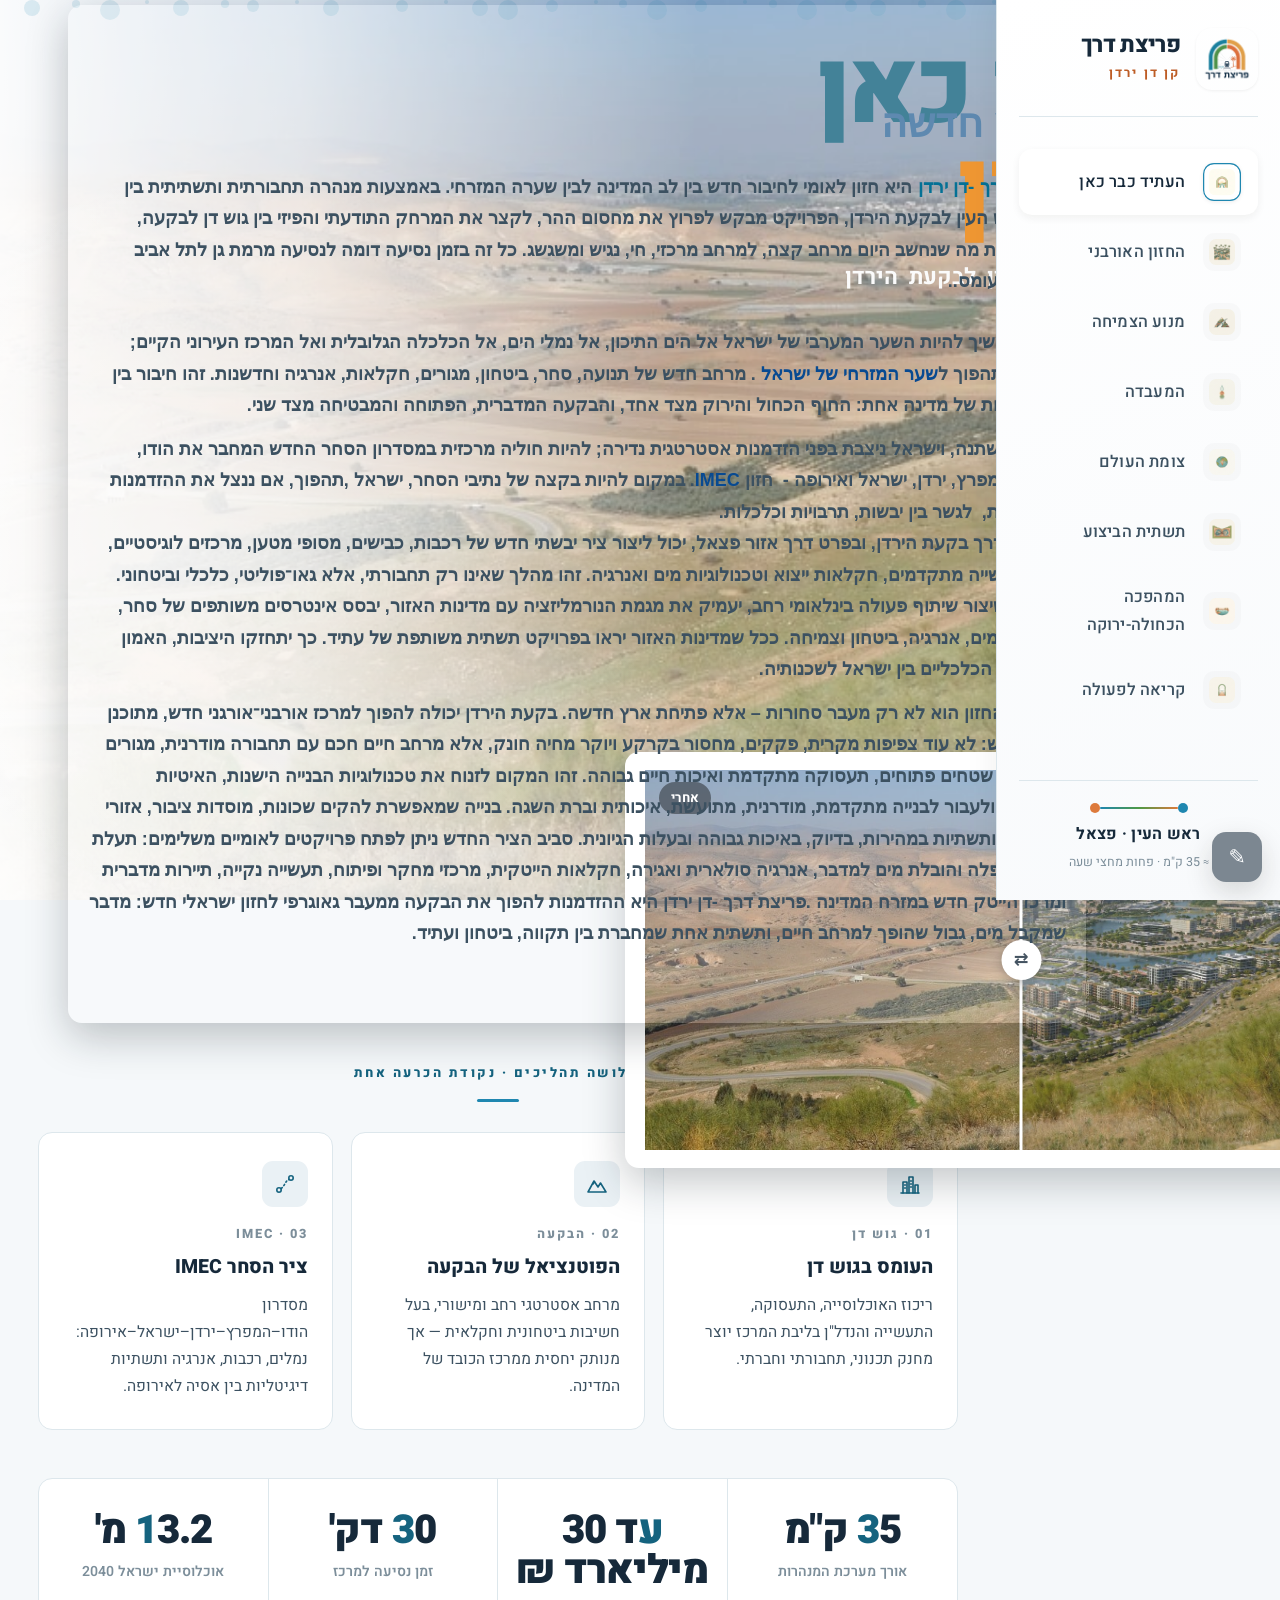
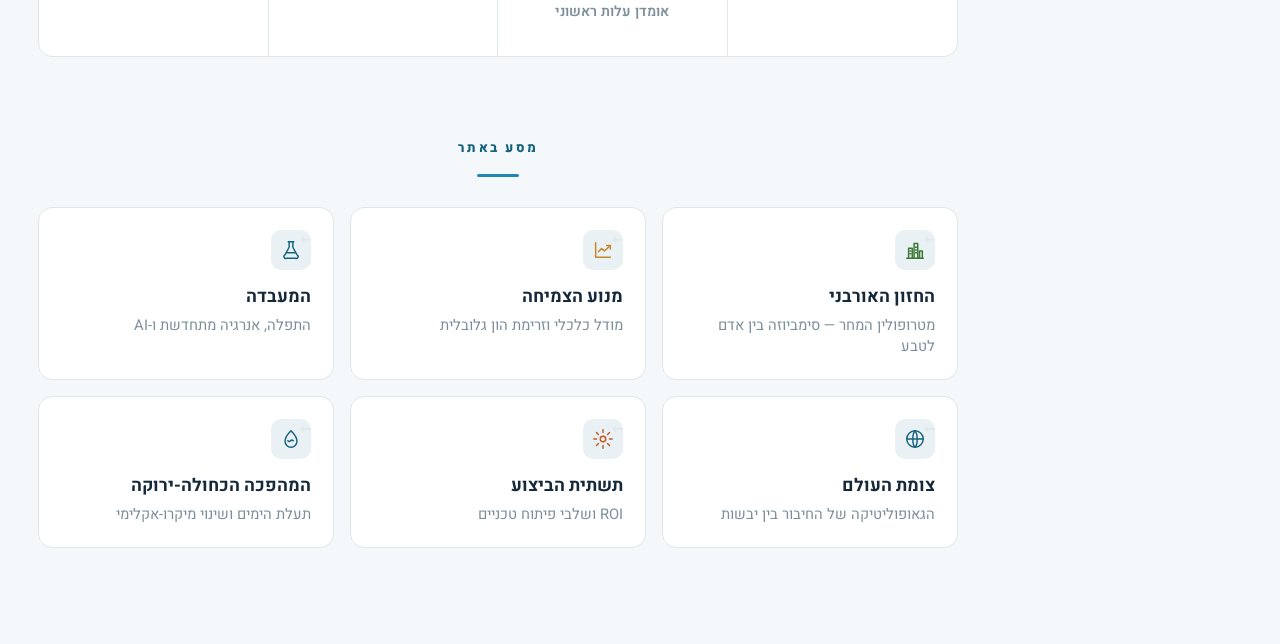
<file: index.html>
<!DOCTYPE html>
<html lang="he" dir="rtl">
<head>
  <meta charset="UTF-8" />
  <meta name="viewport" content="width=device-width, initial-scale=1.0" />
  <script>/* cache-bust: force hard reload when site version changes */
  (function(){var V='61';if(sessionStorage.getItem('pdv')!==V){sessionStorage.setItem('pdv',V);if(performance.navigation&&performance.navigation.type!==1)location.reload(true);}})();
  </script>
  <title>פריצת דרך · מנהרת ראש העין–פצאל | קן דן ירדן</title>
  <meta name="description" content="פרויקט פריצת דרך — מנהרת ראש העין–פצאל: חיבור אסטרטגי בין גוש דן, בקעת הירדן וציר הסחר הבין-יבשתי IMEC." />
  <link rel="preconnect" href="https://fonts.googleapis.com" />
  <link rel="preconnect" href="https://fonts.gstatic.com" crossorigin />
  <link href="https://fonts.googleapis.com/css2?family=Heebo:wght@300;400;500;700;800;900&family=Assistant:wght@300;400;600;700;800&display=swap" rel="stylesheet" />
  <link rel="stylesheet" href="assets/css/style.css?v=31" />
  <link rel="stylesheet" href="assets/css/admin.css?v=57" />
  <link rel="stylesheet" href="assets/css/rich-toolbar.css?v=3" />
  <link rel="stylesheet" href="assets/css/gate.css?v=1" />
  <link rel="icon" href="assets/img/logo.png" />
</head>
<body>

  <!-- ===== שער כניסה בסיסמה (חוסם לפני ציור התוכן) ===== -->
  <script src="assets/js/gate.js?v=1"></script>

  <!-- ===== ספריית אייקונים (קו, בשפת הלוגו) ===== -->
  <svg class="svgsprite" aria-hidden="true" focusable="false" xmlns="http://www.w3.org/2000/svg">
    <defs>
      <symbol id="ic-future" viewBox="0 0 24 24"><path d="M2 19h20"/><path d="M6.5 19a5.5 5.5 0 0 1 11 0"/><path d="M12 5v2.5M4.6 9.1l1.5 1.4M19.4 9.1l-1.5 1.4"/></symbol>
      <symbol id="ic-vision" viewBox="0 0 24 24"><path d="M3 21h18"/><path d="M5 21V10h4v11M11 21V5h4v16M17 21V13h3v8"/><path d="M6.5 13h1M6.5 16h1M12.5 9h1M12.5 12h1M12.5 15h1"/></symbol>
      <symbol id="ic-growth" viewBox="0 0 24 24"><path d="M4 4v16h16"/><path d="M7 14l3.5-3.5 3 2.5L20 7"/><path d="M16 7h4v4"/></symbol>
      <symbol id="ic-lab" viewBox="0 0 24 24"><path d="M9 3h6"/><path d="M10 3v6l-4.6 8.3A2 2 0 0 0 7.2 21h9.6a2 2 0 0 0 1.8-3.7L14 9V3"/><path d="M7.6 15h8.8"/></symbol>
      <symbol id="ic-world" viewBox="0 0 24 24"><circle cx="12" cy="12" r="9"/><path d="M3 12h18"/><path d="M12 3c3.2 3 3.2 15 0 18c-3.2-3-3.2-15 0-18Z"/></symbol>
      <symbol id="ic-exec" viewBox="0 0 24 24"><circle cx="12" cy="12" r="3"/><path d="M12 2v3M12 19v3M2 12h3M19 12h3M4.9 4.9l2.1 2.1M17 17l2.1 2.1M19.1 4.9 17 7M7 17l-2.1 2.1"/></symbol>
      <symbol id="ic-bluegreen" viewBox="0 0 24 24"><path d="M12 3s6.5 6.4 6.5 11.5a6.5 6.5 0 0 1-13 0C5.5 9.4 12 3 12 3Z"/><path d="M8.5 14c1 1 2 1 3 0s2-1 3 0"/></symbol>
      <symbol id="ic-cta" viewBox="0 0 24 24"><circle cx="12" cy="12" r="9"/><circle cx="12" cy="12" r="5"/><circle cx="12" cy="12" r="1.4"/></symbol>
      <symbol id="ic-water" viewBox="0 0 24 24"><path d="M12 3s6.5 6.4 6.5 11.5a6.5 6.5 0 0 1-13 0C5.5 9.4 12 3 12 3Z"/></symbol>
      <symbol id="ic-sun" viewBox="0 0 24 24"><circle cx="12" cy="12" r="4"/><path d="M12 2v2.5M12 19.5V22M2 12h2.5M19.5 12H22M4.9 4.9l1.8 1.8M17.3 17.3l1.8 1.8M19.1 4.9l-1.8 1.8M6.7 17.3l-1.8 1.8"/></symbol>
      <symbol id="ic-cpu" viewBox="0 0 24 24"><rect x="7" y="7" width="10" height="10" rx="2"/><rect x="10" y="10" width="4" height="4" rx="1"/><path d="M10 3v2M14 3v2M10 19v2M14 19v2M3 10h2M3 14h2M19 10h2M19 14h2"/></symbol>
      <symbol id="ic-train" viewBox="0 0 24 24"><rect x="6" y="3" width="12" height="13" rx="3"/><path d="M6 10h12"/><path d="M9.5 13h.01M14.5 13h.01"/><path d="M8 16l-2 5M16 16l2 5M9 21h6"/></symbol>
      <symbol id="ic-box" viewBox="0 0 24 24"><path d="M3 8l9-5 9 5v8l-9 5-9-5V8Z"/><path d="M3 8l9 5 9-5M12 13v8"/></symbol>
      <symbol id="ic-bank" viewBox="0 0 24 24"><path d="M3 9l9-5 9 5"/><path d="M3.5 9h17"/><path d="M5 9v9M9.5 9v9M14.5 9v9M19 9v9"/><path d="M3 21h18"/></symbol>
      <symbol id="ic-leaf" viewBox="0 0 24 24"><path d="M5 19c0-8 6-14 14-14 0 8-6 14-14 14Z"/><path d="M5 19C9 15 13 11 17 7"/></symbol>
      <symbol id="ic-mountain" viewBox="0 0 24 24"><path d="M3 20l6-11 4 6 2.5-4L21 20Z"/><path d="M8 12l1.5-2"/></symbol>
      <symbol id="ic-route" viewBox="0 0 24 24"><circle cx="6" cy="18" r="2.2"/><circle cx="18" cy="6" r="2.2"/><path d="M8 16.5C12 14 12 9 16 7.5" stroke-dasharray="1.5 2.5"/></symbol>
      <symbol id="ic-tunnel" viewBox="0 0 24 24"><path d="M3 20v-7a9 9 0 0 1 18 0v7"/><path d="M3 20h18"/><path d="M12 20v-7M8 20l1-5M16 20l-1-5"/></symbol>
      <symbol id="ic-coins" viewBox="0 0 24 24"><ellipse cx="9" cy="8" rx="6" ry="3"/><path d="M3 8v4c0 1.66 2.69 3 6 3s6-1.34 6-3"/><ellipse cx="15" cy="15" rx="6" ry="3"/><path d="M9 15v1c0 1.66 2.69 3 6 3s6-1.34 6-3v-4"/></symbol>
      <symbol id="ic-palm" viewBox="0 0 24 24"><path d="M12 21v-9"/><path d="M12 12c-2.5-2.5-6-2.8-8-1.5M12 12c2.5-2.5 6-2.8 8-1.5M12 12c-1-3-3.5-5-6.5-5.2M12 12c1-3 3.5-5 6.5-5.2M12 12c0-3 0-5 0-6.5"/></symbol>
    </defs>
  </svg>

  <!-- ===== כפתור תפריט נייד ===== -->
  <button class="menu-toggle" id="menuToggle" aria-label="פתיחת תפריט">
    <span></span><span></span><span></span>
  </button>
  <div class="overlay" id="overlay"></div>

  <!-- ===== תפריט צד (ימין) ===== -->
  <aside class="sidebar" id="sidebar">
    <div class="brand">
      <div class="brand-logo">
        <img src="assets/img/logo.png" alt="פריצת דרך — קן דן ירדן" />
      </div>
      <div class="brand-text">
        <h1>פריצת דרך</h1>
        <p>קן דן ירדן</p>
      </div>
    </div>

    <nav class="nav" id="nav">
       <a href="#home" class="nav-link active" data-target="home">
         <span class="nav-ico"><img class="nav-ico-img" src="assets/img/icons/nav-future.png" alt=""></span><span class="nav-label">העתיד כבר כאן</span>
       </a>
       <a href="#vision" class="nav-link" data-target="vision">
         <span class="nav-ico"><img class="nav-ico-img" src="assets/img/icons/nav-vision.png" alt=""></span><span class="nav-label">החזון האורבני</span>
       </a>
       <a href="#growth" class="nav-link" data-target="growth">
         <span class="nav-ico"><img class="nav-ico-img" src="assets/img/icons/nav-growth.png" alt=""></span><span class="nav-label">מנוע הצמיחה</span>
       </a>
       <a href="#lab" class="nav-link" data-target="lab">
         <span class="nav-ico"><img class="nav-ico-img" src="assets/img/icons/nav-lab.png" alt=""></span><span class="nav-label">המעבדה</span>
       </a>
       <a href="#world" class="nav-link" data-target="world">
         <span class="nav-ico"><img class="nav-ico-img" src="assets/img/icons/nav-world.png" alt=""></span><span class="nav-label">צומת העולם</span>
       </a>
       <a href="#exec" class="nav-link" data-target="exec">
         <span class="nav-ico"><img class="nav-ico-img" src="assets/img/icons/nav-exec.png" alt=""></span><span class="nav-label">תשתית הביצוע</span>
       </a>
       <a href="#bluegreen" class="nav-link" data-target="bluegreen">
         <span class="nav-ico"><img class="nav-ico-img" src="assets/img/icons/nav-bluegreen.png" alt=""></span><span class="nav-label">המהפכה הכחולה-ירוקה</span>
       </a>
       <a href="#cta" class="nav-link" data-target="cta">
         <span class="nav-ico"><img class="nav-ico-img" src="assets/img/icons/nav-cta.png" alt=""></span><span class="nav-label">קריאה לפעולה</span>
       </a>
    </nav>

    <div class="sidebar-footer">
      <div class="route-mini">
        <span class="dot a"></span>
        <span class="line"></span>
        <span class="dot b"></span>
      </div>
      <p>ראש העין · פצאל</p>
      <small>≈ 35 ק"מ · פחות מחצי שעה</small>
    </div>
  </aside>

  <!-- ===== תוכן ראשי ===== -->
  <main class="content" id="content">

    <!-- ========== 1. עמוד שער ========== -->
    <section class="page active" id="home">
      <div class="hero">
        <div class="hero-bg">
          <div class="hero-layer sky"></div>
          <div class="hero-layer hills"></div>
          <div class="hero-particles" id="particles"></div>
          <div class="hero-glow"></div>
        </div>
        <div class="hero-inner">
          <h2 class="hero-title">העתיד <span class="hl">כבר כאן</span></h2>
          <p class="hero-sub">
            חיבור ישיר, מהיר ותת-קרקעי בין מזרח גוש דן לבקעת הירדן —
            מהלך תשתיתי שמשנה את מפת הפיתוח של מדינת ישראל.
          </p>
          <div class="hero-actions">
            <button class="btn btn-primary" data-goto="world">גלו את החזון</button>
            <button class="btn btn-ghost" data-goto="cta">הצטרפו ליוזמה</button>
          </div>
        </div>
      </div>

      <div class="container">
        <div class="lead">
          <h3>החוליה הפיזית החסרה</h3>
          <p>
            פרויקט "מנהרת ראש העין–פצאל" מציע מערכת מנהרות באורך של כ-35 ק"מ —
            הכוללת נתיבי רכב, מסילת רכבת דו-כיוונית, מערכות בטיחות, אוורור, בקרה ותשתיות משלימות.
            המטרה אינה רק לקצר נסיעה, אלא להפוך את בקעת הירדן מאזור קצה מנותק
            ל<strong>"שער המזרחי" של ישראל</strong> — אזור מעבר, ייצור, לוגיסטיקה, מגורים, תיירות וביטחון.
          </p>
        </div>

        <h4 class="section-kicker">שלושה תהליכים · נקודת הכרעה אחת</h4>
        <div class="cards-3">
          <article class="pillar reveal">
            <div class="pillar-ico"><svg class="ic"><use href="#ic-vision"/></svg></div>
            <div class="pillar-num">01 · גוש דן</div>
            <h5>העומס בגוש דן</h5>
            <p>ריכוז האוכלוסייה, התעסוקה, התעשייה והנדל"ן בליבת המרכז יוצר מחנק תכנוני, תחבורתי וחברתי.</p>
          </article>
          <article class="pillar reveal">
            <div class="pillar-ico"><svg class="ic"><use href="#ic-mountain"/></svg></div>
            <div class="pillar-num">02 · הבקעה</div>
            <h5>הפוטנציאל של הבקעה</h5>
            <p>מרחב אסטרטגי רחב ומישורי, בעל חשיבות ביטחונית וחקלאית — אך מנותק יחסית ממרכז הכובד של המדינה.</p>
          </article>
          <article class="pillar reveal">
            <div class="pillar-ico"><svg class="ic"><use href="#ic-route"/></svg></div>
            <div class="pillar-num">03 · IMEC</div>
            <h5>ציר הסחר IMEC</h5>
            <p>מסדרון הודו–המפרץ–ירדן–ישראל–אירופה: נמלים, רכבות, אנרגיה ותשתיות דיגיטליות בין אסיה לאירופה.</p>
          </article>
        </div>

        <div class="stats-band reveal">
          <div class="stat"><span class="num" data-count="35" data-suffix=" ק&quot;מ">0</span><label>אורך מערכת המנהרות</label></div>
          <div class="stat"><span class="num" data-count="30" data-prefix="עד " data-suffix=" מיליארד ₪">0</span><label>אומדן עלות ראשוני</label></div>
          <div class="stat"><span class="num" data-count="30" data-suffix=" דק'">0</span><label>זמן נסיעה למרכז</label></div>
          <div class="stat"><span class="num" data-count="13.2" data-suffix=" מ'">0</span><label>אוכלוסיית ישראל 2040</label></div>
        </div>

        <h4 class="section-kicker">מסע באתר</h4>
        <div class="nav-cards">
          <button class="nav-card" data-goto="vision"><span class="nc-ico"><svg class="ic"><use href="#ic-vision"/></svg></span><b>החזון האורבני</b><span>מטרופולין המחר — סימביוזה בין אדם לטבע</span></button>
          <button class="nav-card" data-goto="growth"><span class="nc-ico"><svg class="ic"><use href="#ic-growth"/></svg></span><b>מנוע הצמיחה</b><span>מודל כלכלי וזרימת הון גלובלית</span></button>
          <button class="nav-card" data-goto="lab"><span class="nc-ico"><svg class="ic"><use href="#ic-lab"/></svg></span><b>המעבדה</b><span>התפלה, אנרגיה מתחדשת ו-AI</span></button>
          <button class="nav-card" data-goto="world"><span class="nc-ico"><svg class="ic"><use href="#ic-world"/></svg></span><b>צומת העולם</b><span>הגאופוליטיקה של החיבור בין יבשות</span></button>
          <button class="nav-card" data-goto="exec"><span class="nc-ico"><svg class="ic"><use href="#ic-exec"/></svg></span><b>תשתית הביצוע</b><span>ROI ושלבי פיתוח טכניים</span></button>
          <button class="nav-card" data-goto="bluegreen"><span class="nc-ico"><svg class="ic"><use href="#ic-bluegreen"/></svg></span><b>המהפכה הכחולה-ירוקה</b><span>תעלת הימים ושינוי מיקרו-אקלימי</span></button>
        </div>
      </div>
    </section>

    <!-- ========== 2. החזון האורבני ========== -->
    <section class="page" id="vision">
      <div class="page-head grad-1">
        <div class="container">
          <span class="eyebrow light">פרק 2</span>
          <h2>החזון האורבני: מטרופולין המחר</h2>
          <p>סימביוזה בין אדם לטבע — פתיחת מרחב חיים חדש, מתוכנן וירוק, המחובר לגוש דן בזמן נסיעה קצר.</p>
        </div>
      </div>
      <div class="container">
        <div class="subtabs" data-group="vision">
          <button class="subtab active" data-sub="v1">סימביוזה אדם-טבע</button>
          <button class="subtab" data-sub="v2">דיור בר-השגה</button>
          <button class="subtab" data-sub="v3">העיר החכמה</button>
        </div>

        <div class="subpanel active" id="v1">
          <div class="split">
            <div class="split-text">
              <h3>מרחב חיים חדש, לא פריפריה</h3>
              <p>אם הבקעה תחובר למרכז בזמן של פחות מחצי שעה, היא לא תיתפס עוד כפריפריה רחוקה אלא כמרחב חיים חדש. במקום לדחוס כל מפעל, מחסן ושכונה אל תוך המרכז העמוס — נפתח מרחב מתוכנן, רחב וזול יותר.</p>
              <p>סביב פצאל, תומר, נתיב הגדוד, ייט"ב ועוג'ה ניתן לתכנן שכונות מודרניות, מרווחות וירוקות מלכתחילה: תחבורה ציבורית, תעסוקה מקומית, בנייה ירוקה ושימוש חוזר במים.</p>
              <ul class="ticks">
                <li>תכנון מבוסס אנרגיה סולארית מהיום הראשון</li>
                <li>נגישות תחבורתית מהירה למרכז הכובד</li>
                <li>שילוב בין חקלאות מתקדמת לעיר</li>
              </ul>
            </div>
            <div class="split-visual viz-city"><svg class="viz-ic ic"><use href="#ic-vision"/></svg></div>
          </div>
        </div>

        <div class="subpanel" id="v2">
          <div class="split reverse">
            <div class="split-text">
              <h3>פתרון אמיתי ליוקר הדיור</h3>
              <p>חיבור מהיר מרחיב את היצע הקרקע הזמין למגורים בעשרות אלפי יחידות פוטנציאליות, מפחית את הלחץ על גוש דן, ויכול להשפיע לאורך זמן גם על יוקר המחיה.</p>
              <p>הבקעה הופכת מ"מרחק" ל"כתובת" — קרקע זמינה, תכנון מודרני ומחירים נגישים, במרחק נסיעה קצר ממוקדי התעסוקה.</p>
            </div>
            <div class="split-visual viz-housing"><svg class="viz-ic ic"><use href="#ic-bank"/></svg></div>
          </div>
          <div class="cards-3">
            <article class="mini reveal"><h5>היצע קרקע</h5><p>פתיחת עתודות קרקע חדשות מחוץ למרכז הרווי.</p></article>
            <article class="mini reveal"><h5>הורדת לחץ</h5><p>הקלה על שוק הדיור בגוש דן.</p></article>
            <article class="mini reveal"><h5>איכות חיים</h5><p>שכונות מרווחות, ירוקות ומחוברות.</p></article>
          </div>
        </div>

        <div class="subpanel" id="v3">
          <div class="split">
            <div class="split-text">
              <h3>עיר חכמה מהקרקע ומעלה</h3>
              <p>מטרופולין המחר נבנה כמערכת אחת: ניהול חכם של מים ואנרגיה, תחבורה ציבורית כעמוד שדרה, ובנייה המייצרת יותר ממה שהיא צורכת. הקיימות אינה תוספת — היא תשתית.</p>
              <ul class="ticks">
                <li>רשת חשמל סולארית מבוזרת ואגירה</li>
                <li>ניהול משאבים מבוסס נתונים בזמן אמת</li>
                <li>הפרדה בין תחבורת מטען לנוסעים</li>
              </ul>
            </div>
            <div class="split-visual viz-smart"><svg class="viz-ic ic"><use href="#ic-cpu"/></svg></div>
          </div>
        </div>
      </div>
    </section>

    <!-- ========== 3. מנוע הצמיחה ========== -->
    <section class="page" id="growth">
      <div class="page-head grad-2">
        <div class="container">
          <span class="eyebrow light">פרק 3</span>
          <h2>מנוע הצמיחה</h2>
          <p>מודל כלכלי פוסט-תעשייתי וזרימת הון גלובלית — כדאיות הנמדדת במכלול התועלות הלאומיות.</p>
        </div>
      </div>
      <div class="container">
        <div class="subtabs" data-group="growth">
          <button class="subtab active" data-sub="g1">מודל PPP/BOT</button>
          <button class="subtab" data-sub="g2">שכבות ההכנסה</button>
          <button class="subtab" data-sub="g3">זרימת הון גלובלית</button>
        </div>

        <div class="subpanel active" id="g1">
          <h3>למה לא BOT טהור</h3>
          <p>הכנסות מאגרות מעבר לבדן אינן מספיקות להחזיר השקעה של עשרות מיליארדי שקלים, במיוחד מול מימון חוב יקר, תחזוקה ארוכת טווח וסיכוני ביקוש. המודל הנכון הוא <strong>PPP/BOT משולב</strong>, המשלב כמה שכבות הכנסה ומימון.</p>
          <div class="cards-3">
            <article class="mini reveal"><h5>השתתפות מדינה</h5><p>"תשלומי זמינות" לזכיין, כמקובל בפרויקטים בעלי תועלת לאומית גבוהה.</p></article>
            <article class="mini reveal"><h5>השבחת קרקע</h5><p>לכידת חלק מעליית ערך הקרקע בבקעה ובנקודות הקצה למימון התשתית.</p></article>
            <article class="mini reveal"><h5>מימון אזורי</h5><p>מימון בינלאומי אם הפרויקט יוכר כחוליה ישראלית בציר IMEC.</p></article>
          </div>
          <div class="callout reveal">
            <strong>השורה התחתונה:</strong> כדאיות הפרויקט נמדדת לא רק באגרות, אלא במכלול — פיתוח אזורי, הפחתת גודש, הורדת לחץ ממחירי הדיור, צמיחת תעסוקה, חיזוק הגבול המזרחי, והפיכת ישראל לשחקן מרכזי בציר סחר בין-יבשתי.
          </div>
        </div>

        <div class="subpanel" id="g2">
          <h3>שכבות הכנסה ומימון</h3>
          <div class="layers">
            <div class="layer reveal"><span class="lyr-i"><svg class="ic"><use href="#ic-route"/></svg></span><div><b>אגרות מעבר דיפרנציאליות</b><p>לרכב פרטי, רכב מסחרי ומשאיות.</p></div></div>
            <div class="layer reveal"><span class="lyr-i"><svg class="ic"><use href="#ic-train"/></svg></span><div><b>תשלום שימוש לרכבות</b><p>רכבות מטען ונוסעים לאורך המסילה הכפולה.</p></div></div>
            <div class="layer reveal"><span class="lyr-i"><svg class="ic"><use href="#ic-box"/></svg></span><div><b>מסופי לוגיסטיקה ומסחר</b><p>אחסנה, קירור, שטחי מסחר, אנרגיה ותקשורת.</p></div></div>
            <div class="layer reveal"><span class="lyr-i"><svg class="ic"><use href="#ic-bank"/></svg></span><div><b>השתתפות מדינה</b><p>תשלומי זמינות לזכיין על בסיס התועלת הלאומית.</p></div></div>
            <div class="layer reveal"><span class="lyr-i"><svg class="ic"><use href="#ic-world"/></svg></span><div><b>מימון בינלאומי</b><p>הכרה בפרויקט כחוליה מרכזית בציר IMEC.</p></div></div>
            <div class="layer reveal"><span class="lyr-i"><svg class="ic"><use href="#ic-coins"/></svg></span><div><b>השבחת קרקע</b><p>לכידת ערך מעליית מחירי הקרקע סביב נקודות הקצה.</p></div></div>
          </div>
        </div>

        <div class="subpanel" id="g3">
          <div class="split">
            <div class="split-text">
              <h3>ממרכז צריכה למרכז צמיחה</h3>
              <p>סביב פצאל והמרחב שבין צפון הבקעה לעוג'ה ניתן לפתח אזורי תעסוקה, תעשייה קלה, לוגיסטיקה, חקלאות מתקדמת, תיירות מדברית, אנרגיה סולארית, מסופי קירור ומתחמי סחר.</p>
              <p>החיבור לציר IMEC הופך את ישראל מצרכן פסיבי של מהלכים אזוריים לשחקן מוביל בלב מסדרון כלכלי בין אסיה לאירופה.</p>
            </div>
            <div class="split-visual viz-flow"><svg class="viz-ic ic"><use href="#ic-route"/></svg></div>
          </div>
        </div>
      </div>
    </section>

    <!-- ========== 4. המעבדה ========== -->
    <section class="page" id="lab">
      <div class="page-head grad-3">
        <div class="container">
          <span class="eyebrow light">פרק 4</span>
          <h2>המעבדה</h2>
          <p>טכנולוגיות התפלה, אנרגיה מתחדשת ו-AI בניהול משאבים — התשתית הטכנולוגית של מטרופולין המדבר.</p>
        </div>
      </div>
      <div class="container">
        <div class="subtabs" data-group="lab">
          <button class="subtab active" data-sub="l1">התפלה ומים</button>
          <button class="subtab" data-sub="l2">אנרגיה מתחדשת</button>
          <button class="subtab" data-sub="l3">AI בניהול משאבים</button>
        </div>

        <div class="subpanel active" id="l1">
          <div class="split">
            <div class="split-text">
              <h3>מים כתשתית לחיים</h3>
              <p>פיתוח עירוני וחקלאי בבקעה נשען על ניהול מים מתקדם: שימוש חוזר, השבת קולחין, ובאופק — חיבור למקורות מים אזוריים. הקיימות מתחילה במים.</p>
              <ul class="ticks">
                <li>מערכות השבה ושימוש חוזר במים</li>
                <li>חקלאות מדברית עתירת-טכנולוגיה ודלת-מים</li>
                <li>תשתית מים משולבת לעיר ולחקלאות</li>
              </ul>
            </div>
            <div class="split-visual viz-water"><svg class="viz-ic ic"><use href="#ic-water"/></svg></div>
          </div>
        </div>

        <div class="subpanel" id="l2">
          <div class="split reverse">
            <div class="split-text">
              <h3>שמש המדבר כמנוע</h3>
              <p>הבקעה היא אחד המרחבים האידיאליים בישראל לאנרגיה סולארית: שטח, קרינה ושמש לאורך כל השנה. פיתוח חדש יכול להיבנות מראש על אנרגיה נקייה ואגירה.</p>
              <ul class="ticks">
                <li>שדות סולאריים ואגירת אנרגיה</li>
                <li>רכבת מטען מחליפה תנועת משאיות</li>
                <li>טביעת רגל פחמנית נמוכה בתכנון</li>
              </ul>
            </div>
            <div class="split-visual viz-solar"><svg class="viz-ic ic"><use href="#ic-sun"/></svg></div>
          </div>
        </div>

        <div class="subpanel" id="l3">
          <div class="split">
            <div class="split-text">
              <h3>בינה מלאכותית בלב הניהול</h3>
              <p>ניהול מנהרה באורך 35 ק"מ ומטרופולין שלם דורש שליטה חכמה: ניטור סיסמי, בקרת אוורור ועשן, ניהול תנועה, ואופטימיזציה של מים ואנרגיה בזמן אמת.</p>
              <ul class="ticks">
                <li>מרכז בקרה תפעולי ורציפות תפקודית בחירום</li>
                <li>ניטור סיסמי ובטיחות מתמשכת</li>
                <li>אופטימיזציה של משאבים מבוססת נתונים</li>
              </ul>
            </div>
            <div class="split-visual viz-ai"><svg class="viz-ic ic"><use href="#ic-cpu"/></svg></div>
          </div>
        </div>
      </div>
    </section>

    <!-- ========== 5. צומת העולם ========== -->
    <section class="page" id="world">
      <div class="page-head grad-4">
        <div class="container">
          <span class="eyebrow light">פרק 5</span>
          <h2>צומת העולם</h2>
          <p>הגאופוליטיקה של השלום והחיבור בין יבשות — ישראל בלב מסדרון הסחר הבין-יבשתי.</p>
        </div>
      </div>
      <div class="container">
        <div class="subtabs" data-group="world">
          <button class="subtab active" data-sub="w1">ציר IMEC</button>
          <button class="subtab" data-sub="w2">חיבור בין יבשות</button>
          <button class="subtab" data-sub="w3">השער המזרחי</button>
        </div>

        <div class="subpanel active" id="w1">
          <div class="split">
            <div class="split-text">
              <h3>מסדרון הודו–המפרץ–אירופה</h3>
              <p>מזכר ההבנות של IMEC מתאר מעבר סחורות בין הודו, איחוד האמירויות, סעודיה, ירדן, ישראל ואירופה — לצד תשתיות דיגיטליות, חשמל ומימן נקי לאורך הציר. בפברואר 2025 חזרו הודו והאיחוד האירופי על מחויבותם לנקוט "צעדים קונקרטיים" למימוש המסדרון.</p>
              <div class="corridor reveal">
                <span class="node">הודו</span><span class="arr">→</span>
                <span class="node">המפרץ</span><span class="arr">→</span>
                <span class="node">ירדן</span><span class="arr">→</span>
                <span class="node hl">פצאל · ישראל</span><span class="arr">→</span>
                <span class="node">אירופה</span>
              </div>
              <p class="muted">המנהרה היא החוליה הישראלית הפיזית שמחברת את הבקעה — ודרכה את הציר — אל נמלי הים ומרכז הארץ.</p>
            </div>
            <figure class="imec-map reveal">
              <img src="assets/img/imec-map.png" alt="מפת מסדרון IMEC: מומבאי → דובאי → ריאד → עמאן → חיפה/פצאל (ישראל) → פיראוס (אירופה)" loading="lazy" />
              <figcaption>מסלול IMEC על מפה מדינית — עובר דרך ישראל ובקעת הירדן</figcaption>
            </figure>
          </div>
        </div>

        <div class="subpanel" id="w2">
          <div class="split">
            <div class="split-text">
              <h3>תשתית לפני שהציר מבשיל</h3>
              <p>IMEC עדיין תלוי ביציבות אזורית, בהסכמות מדיניות ובתכנון הנדסי-פיננסי מפורט. דווקא משום כך על ישראל להכין מראש את התשתית שתהפוך אותה משחקן פסיבי לשחקן מוביל.</p>
              <p>נוכחות אזרחית וכלכלית חזקה במזרח יוצרת ביטחון מסוג אחר: היא הופכת גבול למרחב חי, יצרני ומיושב.</p>
            </div>
            <div class="split-visual viz-globe"><svg class="viz-ic ic"><use href="#ic-world"/></svg></div>
          </div>
        </div>

        <div class="subpanel" id="w3">
          <div class="split reverse">
            <div class="split-text">
              <h3>"השער המזרחי" של ישראל</h3>
              <p>בקעת הירדן יכולה להפוך מאזור קצה מנותק לשער המזרחי — אזור מעבר, ייצור, לוגיסטיקה, מגורים, תיירות וביטחון. שלושת האינטרסים הלאומיים נפגשים בה: ביטחון גבול מזרחי, פיתוח עתודות קרקע, וחיבור לציר סחר גלובלי.</p>
              <ul class="ticks">
                <li>חיזוק יכולת התמרון והשליטה במרחב</li>
                <li>גבול מזרחי חי ומיושב</li>
                <li>שער יצוא ויבוא חדש למשק הישראלי</li>
              </ul>
            </div>
            <div class="split-visual viz-gate"><svg class="viz-ic ic"><use href="#ic-tunnel"/></svg></div>
          </div>
        </div>
      </div>
    </section>

    <!-- ========== 6. תשתית הביצוע ========== -->
    <section class="page" id="exec">
      <div class="page-head grad-5">
        <div class="container">
          <span class="eyebrow light">פרק 6</span>
          <h2>תשתית הביצוע</h2>
          <p>מודלים של ROI חברתי וכלכלי, שלבי פיתוח טכניים, ותכנון לפי סטנדרטים בינלאומיים.</p>
        </div>
      </div>
      <div class="container">
        <div class="subtabs" data-group="exec">
          <button class="subtab active" data-sub="e1">תיאור הנדסי</button>
          <button class="subtab" data-sub="e2">שלבי פיתוח</button>
          <button class="subtab" data-sub="e3">ROI חברתי וכלכלי</button>
        </div>

        <div class="subpanel active" id="e1">
          <h3>מערכת, לא צינור אחד</h3>
          <p>נכון לראות את הפרויקט כמערכת הכוללת כמה חללים נפרדים או מקבילים: מנהרות כביש חד-כיווניות לשני כיוונים, חלל מסילתי עצמאי לרכבת נוסעים ומטענים, מעברי חירום, אוורור, ניקוז, כיבוי אש, תקשורת, ניטור סיסמי ובקרה תפעולית.</p>
          <figure class="photo-band reveal">
            <img src="assets/img/site/infra-tbm.jpg" alt="מכונת כרייה (TBM) לחפירת מנהרות" loading="lazy" />
            <figcaption>מכונת כרייה (TBM) — שיטת הביצוע המרכזית למנהרות ארוכות</figcaption>
          </figure>
          <div class="specs">
            <div class="spec reveal"><b>4 נתיבי נסיעה</b><span>שניים לכל כיוון</span></div>
            <div class="spec reveal"><b>מסילה כפולה</b><span>רכבות נוסעים ומטען</span></div>
            <div class="spec reveal"><b>קצה מערבי</b><span>חיבור לכביש 6, כביש 5 וראש העין</span></div>
            <div class="spec reveal"><b>קצה מזרחי</b><span>חיבור לכביש 90 ומסופי מטען</span></div>
            <div class="spec reveal"><b>שיטת ביצוע</b><span>TBM משולב בכרייה קונבנציונלית</span></div>
            <div class="spec reveal"><b>בטיחות</b><span>פינוי, שליטה בעשן, מוקדי חילוץ</span></div>
          </div>
        </div>

        <div class="subpanel" id="e2">
          <h3>מתכנון להפעלה</h3>
          <figure class="photo-band reveal">
            <img src="assets/img/site/infra-tunnel-build.jpg" alt="מנהרה בשלבי חפירה וביצוע" loading="lazy" />
            <figcaption>חלל המנהרה בשלבי כרייה — לפני התקנת המערכות</figcaption>
          </figure>
          <div class="timeline">
            <div class="tl-item reveal"><span class="tl-dot"></span><b>בדיקת היתכנות ממשלתית</b><p>תוואי הנדסי, סקר גאולוגי, אומדן עלויות וחלופות מנהור.</p></div>
            <div class="tl-item reveal"><span class="tl-dot"></span><b>מודל פיננסי</b><p>גיבוש PPP/BOT, הערכת השבחת קרקע ובחינת מימון אזורי.</p></div>
            <div class="tl-item reveal"><span class="tl-dot"></span><b>שילוב תשתיות</b><p>תיאום עם מסילות ישראל, נמלי הים וציר IMEC.</p></div>
            <div class="tl-item reveal"><span class="tl-dot"></span><b>ביצוע ההנדסה</b><p>כרייה, מערכות בטיחות, מסילות ומסופי קצה.</p></div>
            <div class="tl-item reveal"><span class="tl-dot"></span><b>הפעלה ופיתוח אזורי</b><p>פתיחת המנהרה ופריחת המטרופולין המזרחי.</p></div>
          </div>
        </div>

        <div class="subpanel" id="e3">
          <div class="split">
            <div class="split-text">
              <h3>אומדן ותשואה לאומית</h3>
              <p>אומדן עבודה ראשוני נע בטווח של כ-<strong>20–30 מיליארד ש"ח</strong>, בהתאם לחלופות התכנון: מספר מנהרות, עומק כרייה, מורכבות גאולוגית, מערכות בטיחות, מסילות, הפקעות ומסופי קצה. זהו אומדן מוקדם בלבד שאינו מחליף בדיקת היתכנות.</p>
              <p>ה-ROI האמיתי הוא לאומי: הפחתת גודש, מיתון מחירי דיור, צמיחת תעסוקה, חיזוק הגבול המזרחי, וצמצום פגיעה עילית בנוף בזכות המנהור.</p>
            </div>
            <div class="split-visual viz-roi">
              <div class="bar-chart">
                <div class="bar" style="--h:55%"><span>פיתוח אזורי</span></div>
                <div class="bar" style="--h:80%"><span>הפחתת גודש</span></div>
                <div class="bar" style="--h:70%"><span>דיור</span></div>
                <div class="bar" style="--h:65%"><span>תעסוקה</span></div>
                <div class="bar" style="--h:90%"><span>ביטחון</span></div>
              </div>
            </div>
          </div>
        </div>
      </div>
    </section>

    <!-- ========== 7. המהפכה הכחולה-ירוקה ========== -->
    <section class="page" id="bluegreen">
      <div class="page-head grad-6">
        <div class="container">
          <span class="eyebrow light">פרק 7</span>
          <h2>המהפכה הכחולה-ירוקה</h2>
          <p>תעלת הימים, אגמים מלאכותיים ושינוי מיקרו-אקלימי — חזון אקולוגי ארוך-טווח לבקעה.</p>
        </div>
      </div>
      <div class="container">
        <div class="subtabs" data-group="bluegreen">
          <button class="subtab active" data-sub="b1">תעלת הימים</button>
          <button class="subtab" data-sub="b2">אגמים מלאכותיים</button>
          <button class="subtab" data-sub="b3">שינוי מיקרו-אקלים</button>
        </div>

        <div class="subpanel active" id="b1">
          <div class="split">
            <div class="split-text">
              <h3>מים שמחזירים חיים למדבר</h3>
              <p>חזון תעלת הימים משלים את מהלך התשתית: הזרמת מים והפקת אנרגיה לאורך הציר המזרחי, כבסיס לפיתוח אקולוגי וכלכלי. המים הם המנוף שהופך מדבר למרחב חי.</p>
              <p class="muted">חזון ארוך-טווח, המחייב בחינת היתכנות הנדסית, סביבתית ומדינית נפרדת.</p>
            </div>
            <div class="split-visual viz-canal"><svg class="viz-ic ic"><use href="#ic-water"/></svg></div>
          </div>
        </div>

        <div class="subpanel" id="b2">
          <div class="split reverse">
            <div class="split-text">
              <h3>אגמים כעוגני נוף וכלכלה</h3>
              <p>אגמים מלאכותיים מתוכננים יכולים לשמש לוויסות מים, תיירות מדברית, נופש ואקלים מקומי — ולהפוך נקודות קצה לנקודות משיכה.</p>
              <ul class="ticks">
                <li>תיירות ונופש מבוססי מים</li>
                <li>וויסות וניהול מקורות מים</li>
                <li>עוגני נדל"ן ופיתוח סביבם</li>
              </ul>
            </div>
            <div class="split-visual viz-lake"><svg class="viz-ic ic"><use href="#ic-water"/></svg></div>
          </div>
        </div>

        <div class="subpanel" id="b3">
          <div class="split">
            <div class="split-text">
              <h3>אקלים מקומי מתון יותר</h3>
              <p>שילוב של גופי מים, שטחים ירוקים ובנייה מתוכננת יכול להשפיע על המיקרו-אקלים: מיתון חום, הגדלת לחות והפיכת המרחב לנעים יותר למגורים ולחקלאות.</p>
              <p>הפיתוח נשען על עקרונות ירוקים: אנרגיה סולארית, שימוש חוזר במים ובנייה ירוקה — כך שהמהפכה הכחולה משלימה את המהפכה הירוקה.</p>
            </div>
            <div class="split-visual viz-climate"><svg class="viz-ic ic"><use href="#ic-leaf"/></svg></div>
          </div>
        </div>
      </div>
    </section>

    <!-- ========== 8. קריאה לפעולה ========== -->
    <section class="page" id="cta">
      <div class="page-head grad-7">
        <div class="container">
          <span class="eyebrow light">פרק 8</span>
          <h2>קריאה לפעולה</h2>
          <p>הצטרפות ליוזמה ומפת דרכים ל-2050 — הצעד הבא הוא בדיקת היתכנות ממשלתית מלאה.</p>
        </div>
      </div>
      <div class="container">
        <div class="subtabs" data-group="cta">
          <button class="subtab active" data-sub="c1">הצטרפות ליוזמה</button>
          <button class="subtab" data-sub="c2">מפת דרכים ל-2050</button>
        </div>

        <div class="subpanel active" id="c1">
          <div class="split">
            <div class="split-text">
              <h3>זה יותר מפרויקט תחבורתי</h3>
              <p>מנהרת ראש העין–פצאל היא הצעה לשינוי מבנה המדינה: ממדינה שמרכזה מתכווץ תחת עומס — למדינה בעלת ציר מזרחי חדש; מבקעה מרוחקת — לבקעה מחוברת ומשגשגת; ומישראל בקצה נתיבי הסחר — לישראל בלב מסדרון כלכלי בין אסיה לאירופה.</p>
              <p>הצטרפו ליוזמה, שתפו את החזון, ועזרו לקדם את בדיקת ההיתכנות הלאומית.</p>
            </div>
            <form class="cta-form" id="ctaForm" novalidate>
              <h4>הצטרפו ליוזמה</h4>
              <div class="field"><label>שם מלא</label><input type="text" name="name" required placeholder="השם שלך" /></div>
              <div class="field"><label>דוא"ל</label><input type="email" name="email" required placeholder="name@example.com" /></div>
              <div class="field"><label>תחום עניין</label>
                <select name="topic">
                  <option>השקעה ומימון</option><option>תכנון והנדסה</option>
                  <option>מדיניות וממשל</option><option>סביבה וקיימות</option><option>אחר</option>
                </select>
              </div>
              <div class="field"><label>הודעה</label><textarea name="msg" rows="3" placeholder="ספרו לנו איך תרצו להירתם"></textarea></div>
              <button type="submit" class="btn btn-primary full">שליחה</button>
              <p class="form-msg" id="formMsg" hidden>תודה! פנייתך נקלטה. נחזור אליך בהקדם.</p>
            </form>
          </div>
        </div>

        <div class="subpanel" id="c2">
          <h3>מפת דרכים ל-2050</h3>
          <div class="roadmap">
            <div class="rm reveal"><span class="rm-year">היום</span><b>בדיקת היתכנות</b><p>תוואי, סקר גאולוגי, אומדן עלויות וחלופות מנהור.</p></div>
            <div class="rm reveal"><span class="rm-year">שלב ב'</span><b>מודל ותכנון</b><p>גיבוש PPP/BOT, השבחת קרקע, השפעות סביבתיות ושילוב מסילות.</p></div>
            <div class="rm reveal"><span class="rm-year">שלב ג'</span><b>ביצוע</b><p>כרייה, מערכות בטיחות, מסילות ומסופי קצה.</p></div>
            <div class="rm reveal"><span class="rm-year">2050</span><b>מטרופולין מזרחי</b><p>ציר מזרחי חי — מגורים, תעסוקה, סחר וביטחון.</p></div>
          </div>
          <div class="callout reveal">
            אם בדיקת ההיתכנות תאשר את הפרויקט — מדובר באחד הפרויקטים האסטרטגיים החשובים שישראל יכולה לקדם בעשורים הקרובים.
          </div>
        </div>
      </div>

      <footer class="site-footer">
        <div class="container">
          <p><strong>פריצת דרך</strong> · מנהרת ראש העין–פצאל · קן דן ירדן</p>
          <small>אתר מידע ויזואלי. הנתונים מבוססים על תקציר המיזם ומהווים אומדן מוקדם בלבד, שאינו מחליף בדיקת היתכנות הנדסית, סביבתית ופיננסית.</small>
        </div>
      </footer>
    </section>

  </main>

  <script src="assets/js/app.js?v=12"></script>
  <script src="assets/js/pd-db.js?v=1"></script>
  <script src="assets/js/admin.js?v=61"></script>
  <script src="assets/js/rich-text-toolbar.js?v=5"></script>
</body>
</html>
</file>
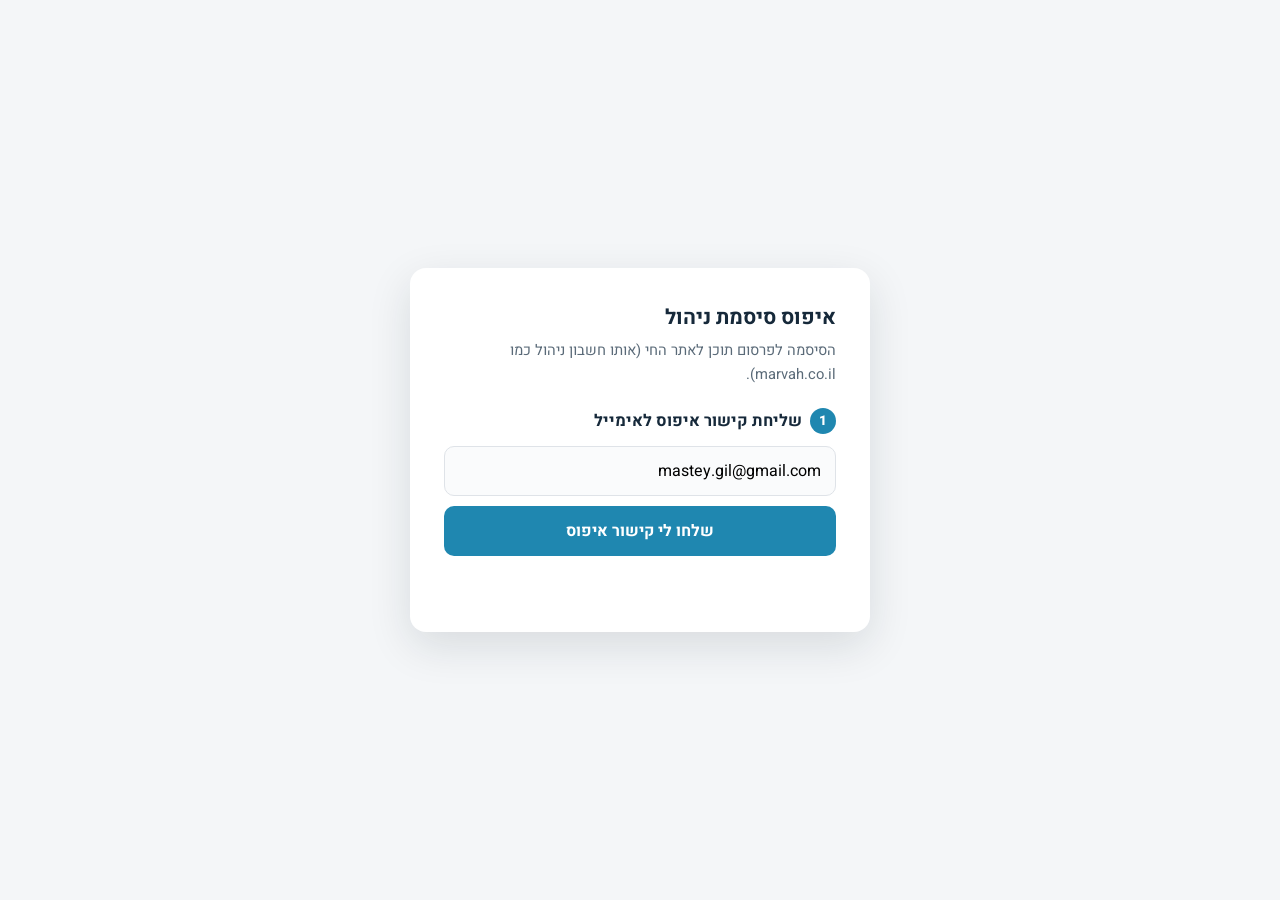
<file: reset.html>
<!DOCTYPE html>
<html lang="he" dir="rtl">
<head>
<meta charset="UTF-8" />
<meta name="viewport" content="width=device-width, initial-scale=1.0" />
<title>איפוס סיסמת ניהול · פריצת דרך</title>
<link href="https://fonts.googleapis.com/css2?family=Heebo:wght@400;700;800&display=swap" rel="stylesheet" />
<style>
  :root{--ink:#16293a;--sea:#1f87b0;--sea-deep:#16689a;--line:#dfe3e8;--err:#b4452e;--ok:#2e7d4f}
  *{margin:0;padding:0;box-sizing:border-box}
  body{font-family:'Heebo',sans-serif;background:#f4f6f8;color:var(--ink);min-height:100vh;display:grid;place-items:center;padding:20px}
  .card{background:#fff;border-radius:16px;box-shadow:0 14px 44px rgba(20,30,40,.12);padding:34px;width:100%;max-width:460px}
  h1{font-size:1.3rem;margin-bottom:6px}
  .sub{color:#5a6a78;font-size:.92rem;margin-bottom:22px;line-height:1.6}
  .step{display:none}
  .step.on{display:block}
  .stepnum{display:inline-grid;place-items:center;width:26px;height:26px;border-radius:50%;background:var(--sea);color:#fff;font-weight:800;font-size:.85rem;margin-inline-end:8px}
  h2{font-size:1.02rem;margin-bottom:12px;display:flex;align-items:center}
  input,textarea{width:100%;padding:12px 14px;border:1.5px solid var(--line);border-radius:10px;font-family:inherit;font-size:1rem;margin-bottom:10px;background:#fafbfc}
  input:focus,textarea:focus{outline:none;border-color:var(--sea)}
  textarea{min-height:90px;direction:ltr;text-align:left;font-size:.8rem;word-break:break-all}
  button{width:100%;padding:13px;border:none;border-radius:10px;background:var(--sea);color:#fff;font-family:inherit;font-weight:700;font-size:1rem;cursor:pointer;transition:.15s}
  button:hover{background:var(--sea-deep)}
  button:disabled{opacity:.55;cursor:wait}
  .msg{min-height:22px;font-size:.88rem;margin:10px 0;line-height:1.5}
  .msg.err{color:var(--err)} .msg.ok{color:var(--ok);font-weight:700}
  .hint{background:#f0f6fa;border-radius:10px;padding:12px 14px;font-size:.85rem;line-height:1.7;margin-bottom:14px;color:#3a4a58}
  .done{display:none;text-align:center;padding:10px 0}
  .done.on{display:block}
  .done .big{font-size:2.4rem;margin-bottom:10px}
  a.btnlink{display:inline-block;margin-top:14px;background:var(--sea);color:#fff;text-decoration:none;padding:12px 26px;border-radius:10px;font-weight:700}
</style>
</head>
<body>
<div class="card">
  <h1>איפוס סיסמת ניהול</h1>
  <p class="sub">הסיסמה לפרסום תוכן לאתר החי (אותו חשבון ניהול כמו marvah.co.il).</p>

  <!-- שלב 1: שליחת אימייל איפוס -->
  <div class="step on" id="s1">
    <h2><span class="stepnum">1</span> שליחת קישור איפוס לאימייל</h2>
    <input type="email" id="email" value="mastey.gil@gmail.com" placeholder="אימייל" />
    <button id="sendBtn">שלחו לי קישור איפוס</button>
    <div class="msg" id="m1"></div>
  </div>

  <!-- שלב 2: הדבקת הקישור -->
  <div class="step" id="s2">
    <h2><span class="stepnum">2</span> הדבקת הכתובת מהדפדפן</h2>
    <div class="hint">
      פתחו את האימייל שקיבלתם (גם בספאם) ולחצו על הקישור.<br/>
      ייפתח דף כלשהו (לא משנה מה כתוב בו, גם אם שגיאה!) —<br/>
      <b>העתיקו את הכתובת המלאה משורת הכתובת</b> של אותו דף והדביקו כאן:
    </div>
    <textarea id="pasted" placeholder="הדביקו כאן את הכתובת (מתחילה ב-http... ומכילה access_token)"></textarea>
    <button id="parseBtn">המשך</button>
    <div class="msg" id="m2"></div>
  </div>

  <!-- שלב 3: סיסמה חדשה -->
  <div class="step" id="s3">
    <h2><span class="stepnum">3</span> קביעת סיסמה חדשה</h2>
    <input type="password" id="p1" placeholder="סיסמה חדשה (לפחות 6 תווים)" />
    <input type="password" id="p2" placeholder="הסיסמה שוב, לאימות" />
    <button id="setBtn">קבעו את הסיסמה</button>
    <div class="msg" id="m3"></div>
  </div>

  <div class="done" id="done">
    <div class="big">✅</div>
    <b>הסיסמה נקבעה בהצלחה!</b>
    <p class="sub" style="margin-top:8px">חזרו לאתר, היכנסו לעריכה, לחצו שמירה 💾 — ובחלון הפרסום הזינו את האימייל ואת הסיסמה החדשה. זה חד-פעמי: מכאן והלאה הדפדפן זוכר אתכם.</p>
    <a class="btnlink" href="index.html">חזרה לאתר ←</a>
  </div>
</div>

<script>
(function(){
  'use strict';
  var URL_ = 'https://rtuobiaocojeefspkcez.supabase.co';
  var ANON = 'eyJhbGciOiJIUzI1NiIsInR5cCI6IkpXVCJ9.eyJpc3MiOiJzdXBhYmFzZSIsInJlZiI6InJ0dW9iaWFvY29qZWVmc3BrY2V6Iiwicm9sZSI6ImFub24iLCJpYXQiOjE3NzgwMjIwMzQsImV4cCI6MjA5MzU5ODAzNH0.IbzqNQ2mTJ1ADTKMhCT7wuoScyrobsiGCIaYLFKVOTs';
  var token = null;

  function show(id){ document.querySelectorAll('.step').forEach(function(s){ s.classList.remove('on'); }); var el=document.getElementById(id); if(el) el.classList.add('on'); }
  function msg(id, t, cls){ var m=document.getElementById(id); m.textContent=t; m.className='msg '+(cls||''); }

  /* אם הגענו לדף הזה ישירות מהקישור במייל — הטוקן כבר בכתובת */
  (function fromHash(){
    var h = location.hash;
    if (h && h.indexOf('access_token=') > -1){
      var p = new URLSearchParams(h.slice(1));
      if (p.get('access_token')){ token = p.get('access_token'); show('s3'); }
    }
  })();

  document.getElementById('sendBtn').addEventListener('click', function(){
    var email = document.getElementById('email').value.trim();
    if (!email){ msg('m1','נא להזין אימייל','err'); return; }
    var btn = this; btn.disabled = true;
    msg('m1','שולח…');
    /* redirect_to: אם הכתובת מאושרת בפרויקט — הקישור במייל יחזיר ישירות לדף הזה
       והטוקן ייקלט אוטומטית (דילוג על שלב 2). אחרת Supabase יפנה ל-Site URL הרגיל. */
    var here = location.origin + location.pathname;
    fetch(URL_ + '/auth/v1/recover?redirect_to=' + encodeURIComponent(here), {
      method:'POST',
      headers:{ 'apikey':ANON, 'Content-Type':'application/json' },
      body: JSON.stringify({ email: email, gotrue_meta_security: {} })
    }).then(function(r){
      if (r.ok){ msg('m1','נשלח! בדקו את תיבת הדואר (גם ספאם) ועברו לשלב 2','ok'); show('s2'); }
      else return r.json().then(function(j){ throw new Error(j.msg || j.error_description || ('שגיאה ' + r.status)); });
    }).catch(function(e){ msg('m1', e.message === 'Failed to fetch' ? 'בעיית רשת — נסו שוב' : e.message, 'err'); })
      .finally(function(){ btn.disabled = false; });
  });

  document.getElementById('parseBtn').addEventListener('click', function(){
    var raw = document.getElementById('pasted').value.trim();
    if (!raw){ msg('m2','נא להדביק את הכתובת','err'); return; }
    if (raw.indexOf('access_token=') === -1){
      if (raw.indexOf('/auth/v1/verify') > -1){
        msg('m2','זה הקישור מתוך המייל — קודם פתחו אותו בדפדפן (לחיצה), ואז העתיקו את הכתובת של הדף שנפתח','err');
      } else {
        msg('m2','בכתובת שהודבקה אין access_token — ודאו שהעתקתם את הכתובת אחרי הלחיצה על הקישור במייל','err');
      }
      return;
    }
    var hashPart = raw.slice(raw.indexOf('access_token='));
    var p = new URLSearchParams(hashPart);
    token = p.get('access_token');
    if (!token){ msg('m2','לא הצלחתי לחלץ את הקוד — נסו להעתיק שוב','err'); return; }
    msg('m2','מצוין ✓','ok');
    show('s3');
  });

  document.getElementById('setBtn').addEventListener('click', function(){
    var p1 = document.getElementById('p1').value, p2 = document.getElementById('p2').value;
    if (p1.length < 6){ msg('m3','הסיסמה צריכה להיות באורך 6 תווים לפחות','err'); return; }
    if (p1 !== p2){ msg('m3','הסיסמאות אינן זהות','err'); return; }
    if (!token){ msg('m3','חסר קוד אימות — חזרו לשלב 2','err'); show('s2'); return; }
    var btn = this; btn.disabled = true;
    msg('m3','קובע סיסמה…');
    fetch(URL_ + '/auth/v1/user', {
      method:'PUT',
      headers:{ 'apikey':ANON, 'Authorization':'Bearer '+token, 'Content-Type':'application/json' },
      body: JSON.stringify({ password: p1 })
    }).then(function(r){ return r.json().then(function(j){ return { ok:r.ok, j:j }; }); })
      .then(function(res){
        if (!res.ok) throw new Error(res.j.msg || res.j.error_description || 'הקוד פג תוקף — שלחו קישור חדש בשלב 1');
        document.querySelectorAll('.step').forEach(function(s){ s.classList.remove('on'); });
        document.getElementById('done').classList.add('on');
      })
      .catch(function(e){ msg('m3', e.message, 'err'); btn.disabled = false; });
  });
})();
</script>
</body>
</html>
</file>
<file: assets/css/style.css>
/* ===================================================================
   פריצת דרך · קן דן ירדן
   מערכת עיצוב אדמתית · מינימליסטית · ממסדית
   פלטה נגזרת מהלוגו: קרם · ירוק-זית (דן) · חום-טרקוטה (בקעה) · תכלת ים
   =================================================================== */

:root{
  /* ניטרליים — נקי ובהיר (הלוגו על רקע לבן) */
  --white:#ffffff;
  --paper:#f5f8fa;        /* תכלת-לבן עדין */
  --paper-2:#eaf1f5;      /* תכלת בהיר */
  --line:#dde7ec;         /* קו הפרדה */
  --line-soft:#e9f0f3;

  /* דיו — כחול כהה מהלוגו (לא ירוק!) */
  --ink:#16293a;          /* כחול-נייבי כהה (טקסט) */
  --ink-2:#3c5161;        /* טקסט משני */
  --muted:#7c8e9a;        /* אפור-כחלחל */

  /* צבעי הלוגו המלאים */
  --sea:#1f87b0;          /* כחול-תכלת ים (ראשי) */
  --sea-deep:#15637f;
  --olive:#4e9a45;        /* ירוק */
  --olive-deep:#3a7733;
  --sand:#dd7a3c;         /* כתום-טרקוטה */
  --sand-deep:#bd5c25;
  --gold:#e2a63d;         /* זהב-כתום */
  --gold-deep:#c5862a;

  --accent:var(--sea);    /* נדרס לכל מקטע */
  --accent-deep:var(--sea-deep);

  --shadow-xs:0 1px 2px rgba(40,38,25,.05);
  --shadow-sm:0 4px 16px rgba(40,38,25,.06);
  --shadow:0 12px 34px rgba(40,38,25,.09);

  --r:14px;
  --r-sm:10px;
  --sidebar-w:284px;
  --font:'Heebo','Assistant',system-ui,Arial,sans-serif;

  /* קו מתאר עדין (טופוגרפיה) לרקעים מרומזים */
  --contour:url("data:image/svg+xml,%3Csvg xmlns='http://www.w3.org/2000/svg' width='160' height='120'%3E%3Cg fill='none' stroke='%23bcae8f' stroke-width='1' opacity='0.5'%3E%3Cpath d='M-10 30 Q40 8 80 28 T170 26'/%3E%3Cpath d='M-10 58 Q40 36 80 56 T170 54'/%3E%3Cpath d='M-10 86 Q40 64 80 84 T170 82'/%3E%3Cpath d='M-10 114 Q40 92 80 112 T170 110'/%3E%3C/g%3E%3C/svg%3E");
}

*{box-sizing:border-box;margin:0;padding:0}
html{scroll-behavior:smooth}
body{
  font-family:var(--font);
  color:var(--ink);
  background:var(--paper);
  line-height:1.72;
  -webkit-font-smoothing:antialiased;
  font-weight:400;
}
img{max-width:100%;display:block}
button{font-family:inherit;cursor:pointer;border:none;background:none;color:inherit}
a{color:inherit;text-decoration:none}
.svgsprite{position:absolute;width:0;height:0;overflow:hidden}

/* אייקונים */
.ic{width:1em;height:1em;display:inline-block;vertical-align:-.125em;fill:none;stroke:currentColor;stroke-width:1.6;stroke-linecap:round;stroke-linejoin:round}

/* ===================================================================
    תפריט צד — צד ימין  (הגרסה המודרנית והאלגנטית)
    =================================================================== */
.sidebar{
  position:fixed;inset-block:0;inset-inline-start:0;
  width:var(--sidebar-w);
  background:linear-gradient(160deg, #fff 0%, #f8fafc 100%);
  border-inline-end:1px solid var(--line);
  display:flex;flex-direction:column;
  padding:28px 22px 24px;
  z-index:50;
  box-shadow:-4px 0 28px rgba(40,38,25,.06);
  transition:transform .38s cubic-bezier(.25,.46,.45,1);
}
.brand{display:flex;align-items:center;gap:16px;padding-bottom:26px;margin-bottom:18px;border-bottom:1px solid var(--line)}
.brand-logo{width:62px;height:62px;flex:0 0 auto;border-radius:16px;overflow:hidden;background:transparent;display:grid;place-items:center;box-shadow:0 1px 3px rgba(0,0,0,.06)}
.brand-logo img{width:100%;height:100%;object-fit:contain}
.brand-text h1{font-size:1.42rem;font-weight:800;letter-spacing:-.65px;line-height:1;color:var(--ink)}
.brand-text p{font-size:.8rem;color:var(--sand-deep);font-weight:700;margin-top:6px;letter-spacing:2.1px}

.nav{display:flex;flex-direction:column;gap:4px;flex:1;overflow-y:auto;padding-block:14px;margin-inline:-6px;padding-inline:6px}
.nav::-webkit-scrollbar{width:4px}
.nav::-webkit-scrollbar-thumb{background:var(--line);border-radius:10px}

.nav-link{
  display:flex;align-items:center;gap:18px;
  padding:14px 17px;border-radius:13px;
  color:var(--ink-2);font-weight:550;font-size:1.02rem;letter-spacing:.2px;
  position:relative;transition:background .22s color .22s, transform .18s cubic-bezier(.2,.8,.2,1);
}
.nav-link:hover{background:rgba(0,0,0,0.018);transform:translateX(2px)}
.nav-link.active{
  background:var(--white);
  color:var(--ink);
  box-shadow:0 3px 9px rgba(40,38,25,.06);
  transform:none;
}

.nav-ico{width:38px;height:38px;flex:0 0 auto;display:grid;place-items:center;border-radius:11px;transition:.22s;background:rgba(0,0,0,.018);overflow:hidden}
.nav-link:hover .nav-ico{background:rgba(0,0,0,.035)}
.nav-link.active .nav-ico{background:var(--white);box-shadow:0 1px 4px rgba(0,0,0,.08), inset 0 0 0 1.25px var(--accent)}
.nav-link.active::before{content:"";position:absolute;inset-inline-end:-21px;top:50%;transform:translateY(-50%);width:5px;height:66%;border-radius:8px;background:var(--accent);box-shadow:0 0 6px var(--accent)}

/* מבטא צבע לכל פריט תפריט */
.nav-link[data-target="home"]{--accent:var(--sea)}
.nav-link[data-target="vision"]{--accent:var(--olive)}
.nav-link[data-target="growth"]{--accent:var(--gold)}
.nav-link[data-target="lab"]{--accent:var(--sea)}
.nav-link[data-target="world"]{--accent:var(--sea-deep)}
.nav-link[data-target="exec"]{--accent:var(--sand)}
.nav-link[data-target="bluegreen"]{--accent:var(--olive)}
.nav-link[data-target="cta"]{--accent:var(--sand)}

/* PNG icons (NanoBanana unique) */
.nav-ico-img{width:26px;height:26px;object-fit:cover;border-radius:7px;opacity:.95;transition:transform .2s,filter .25s}
.nav-link:hover .nav-ico-img{transform:scale(1.06);opacity:1}
.nav-link.active .nav-ico-img{transform:scale(1.04);filter:contrast(1.06) saturate(1.12)}

/* legacy svg icons if present (other elements) */
.nav-ico .ic{width:20px;height:20px;stroke-width:1.6}

.sidebar-footer{padding-top:22px;border-top:1px solid var(--line);text-align:center}
.sidebar-footer p{font-weight:700;font-size:1rem;margin-top:8px;color:var(--ink);letter-spacing:.3px}
.sidebar-footer small{color:var(--muted);font-size:.78rem}
.route-mini{display:flex;align-items:center;justify-content:center;margin-bottom:4px}
.route-mini .dot{width:10px;height:10px;border-radius:50%}
.route-mini .dot.a{background:var(--sea)}
.route-mini .dot.b{background:var(--sand)}
.route-mini .line{width:78px;height:2.5px;background:linear-gradient(90deg,var(--sea),var(--olive),var(--sand));border-radius:4px}

/* ===================================================================
   תוכן
   =================================================================== */
.content{margin-inline-start:var(--sidebar-w);min-height:100vh}
.page{display:none;animation:fade .45s ease}
.page.active{display:block}
@keyframes fade{from{opacity:0;transform:translateY(10px)}to{opacity:1;transform:none}}

.container{max-width:1060px;margin-inline:auto;padding:0 38px}

/* מבטא לכל מקטע */
#home{--accent:var(--sea);--accent-deep:var(--sea-deep)}
#vision{--accent:var(--olive);--accent-deep:var(--olive-deep)}
#growth{--accent:var(--gold);--accent-deep:var(--gold-deep)}
#lab{--accent:var(--sea);--accent-deep:var(--sea-deep)}
#world{--accent:var(--sea-deep);--accent-deep:var(--sea-deep)}
#exec{--accent:var(--sand);--accent-deep:var(--sand-deep)}
#bluegreen{--accent:var(--sea);--accent-deep:var(--olive-deep)}
#cta{--accent:var(--sand);--accent-deep:var(--sand-deep)}

/* ===================================================================
   HERO — קולנועי, מבוסס תמונה במסך מלא
   =================================================================== */
.hero{position:relative;min-height:100vh;display:flex;align-items:flex-end;overflow:hidden;background:#fff}
.hero-bg{position:absolute;inset:0;z-index:0;background:#fff}
.hero-layer{position:absolute;inset:0}
/* תמונת הרקע הקולנועית — זום איטי */
.hero-layer.sky{
  background:url("../img/site/valley-wide.jpg") center 40%/cover no-repeat;
  animation:heroZoom 22s ease-in-out infinite alternate;
}
@keyframes heroZoom{from{transform:scale(1)}to{transform:scale(1.09)}}
/* דעיכה הדרגתית של התמונה ללבן — מימין (תמונה מלאה) לשמאל (לבן) */
.hero-layer.hills{
  background:
    linear-gradient(to left, rgba(255,255,255,0) 30%, rgba(255,255,255,.7) 70%, rgba(255,255,255,.96) 100%),
    linear-gradient(180deg, rgba(255,255,255,0) 70%, rgba(255,255,255,.5) 100%);
}
.hero-glow{position:absolute;inset:0;background:radial-gradient(70% 60% at 18% 60%,rgba(255,255,255,.5),transparent 70%)}
.hero-particles{position:absolute;inset:0;overflow:hidden;opacity:.4}
.hero-particles span{position:absolute;border-radius:50%;background:rgba(31,135,176,.35);animation:float linear infinite}
@keyframes float{0%{transform:translateY(105vh);opacity:0}12%{opacity:.6}88%{opacity:.4}100%{transform:translateY(-8vh);opacity:0}}

/* הטקסט מיושר לשמאל — שם התמונה דהויה ללבן, כך שטקסט כהה נקרא היטב */
.hero-inner{position:relative;z-index:2;width:100%;max-width:1060px;margin-inline:auto;padding:0 38px 9vh;text-align:left}
.eyebrow{display:inline-flex;align-items:center;gap:8px;font-weight:700;letter-spacing:2px;font-size:.82rem;color:var(--sea-deep);background:rgba(255,255,255,.7);backdrop-filter:blur(6px);border:1px solid var(--line);padding:8px 18px;border-radius:30px;margin-bottom:24px}
.eyebrow::before{content:"";width:7px;height:7px;border-radius:50%;background:var(--sea)}
.hero-title{
  font-size:clamp(3rem,8vw,6.4rem);font-weight:900;line-height:.98;letter-spacing:-2.5px;
  color:var(--ink);margin-bottom:24px;max-width:14ch;
}
.hero-title .hl{color:var(--sea-deep)}
.hero-sub{font-size:clamp(1.1rem,2vw,1.4rem);color:var(--ink-2);max-width:620px;margin:0 0 34px;font-weight:400}
.hero-actions{display:flex;gap:14px;flex-wrap:wrap}
.hero-scroll{margin-top:42px;color:var(--muted);font-weight:600;font-size:.92rem;animation:bob 2.2s ease-in-out infinite}
@keyframes bob{0%,100%{transform:translateY(0)}50%{transform:translateY(7px)}}

/* ===================================================================
   כפתורים
   =================================================================== */
.btn{display:inline-flex;align-items:center;gap:9px;padding:13px 28px;border-radius:10px;font-weight:700;font-size:1rem;transition:.22s;border:1px solid transparent}
.btn-primary{background:var(--accent-deep);color:#fff;box-shadow:var(--shadow-sm)}
.btn-primary:hover{transform:translateY(-2px);box-shadow:var(--shadow);filter:brightness(1.05)}
.btn-ghost{background:var(--white);color:var(--ink);border-color:var(--line);box-shadow:var(--shadow-xs)}
.btn-ghost:hover{border-color:var(--accent);color:var(--accent-deep);transform:translateY(-2px)}
.btn.full{width:100%;justify-content:center}

/* ===================================================================
   בלוקים כלליים
   =================================================================== */
.lead{max-width:760px;margin:84px auto 0;text-align:center}
.lead h3{font-size:clamp(1.7rem,3.6vw,2.4rem);font-weight:800;margin-bottom:18px;letter-spacing:-.6px}
.lead p{font-size:1.12rem;color:var(--ink-2)}
.lead strong{color:var(--accent-deep);font-weight:700}

.section-kicker{
  text-align:center;font-size:.82rem;font-weight:800;letter-spacing:2.5px;color:var(--accent-deep);
  text-transform:uppercase;margin:80px 0 30px;
}
.section-kicker::after{content:"";display:block;width:42px;height:3px;border-radius:3px;background:var(--accent);margin:14px auto 0}

/* כרטיסי שלושה */
.cards-3{display:grid;grid-template-columns:repeat(3,1fr);gap:18px}
.pillar{background:var(--white);border-radius:var(--r);padding:28px 24px;border:1px solid var(--line);transition:.25s;position:relative}
.pillar:hover{transform:translateY(-4px);box-shadow:var(--shadow);border-color:var(--line-soft)}
.pillar-ico{width:46px;height:46px;border-radius:11px;background:var(--paper-2);color:var(--accent-deep);display:grid;place-items:center;margin-bottom:16px}
.pillar-ico .ic{width:24px;height:24px}
.pillar-num{font-size:.8rem;font-weight:800;letter-spacing:2px;color:var(--muted);margin-bottom:6px}
.pillar h5{font-size:1.22rem;font-weight:800;margin-bottom:9px;color:var(--ink)}
.pillar p{color:var(--ink-2);font-size:.98rem}

.mini{background:var(--white);border-radius:var(--r-sm);padding:22px;border:1px solid var(--line);transition:.25s}
.mini:hover{transform:translateY(-4px);box-shadow:var(--shadow-sm)}
.mini h5{font-size:1.1rem;font-weight:800;margin-bottom:7px;color:var(--ink)}
.mini p{color:var(--ink-2);font-size:.95rem}

/* פס סטטיסטיקות */
.stats-band{display:grid;grid-template-columns:repeat(4,1fr);margin:48px 0 0;background:var(--white);border:1px solid var(--line);border-radius:var(--r);overflow:hidden}
.stat{padding:32px 18px;text-align:center;border-inline-start:1px solid var(--line)}
.stat:first-child{border-inline-start:none}
.stat .num{display:block;font-size:clamp(1.7rem,3.2vw,2.5rem);font-weight:900;color:var(--ink);line-height:1;letter-spacing:-1px}
.stat .num::first-letter{color:var(--accent-deep)}
.stat label{display:block;margin-top:9px;color:var(--muted);font-weight:600;font-size:.88rem}

/* כרטיסי ניווט */
.nav-cards{display:grid;grid-template-columns:repeat(3,1fr);gap:16px;padding-bottom:96px}
.nav-card{text-align:start;background:var(--white);border:1px solid var(--line);border-radius:var(--r);padding:22px;transition:.25s;display:flex;flex-direction:column;gap:6px;position:relative}
.nav-card .nc-ico{width:40px;height:40px;border-radius:10px;background:var(--paper-2);color:var(--accent-deep);display:grid;place-items:center;margin-bottom:8px}
.nav-card .nc-ico .ic{width:22px;height:22px}
.nav-card b{font-size:1.1rem;color:var(--ink)}
.nav-card span{color:var(--muted);font-size:.92rem}
.nav-card::after{content:"←";position:absolute;top:22px;inset-inline-start:22px;color:var(--line);font-weight:700;transition:.25s}
.nav-card:hover{transform:translateY(-4px);box-shadow:var(--shadow);border-color:var(--accent)}
.nav-card:hover::after{color:var(--accent);inset-inline-start:16px}
.nav-card:nth-child(1){--accent:var(--olive);--accent-deep:var(--olive-deep)}
.nav-card:nth-child(2){--accent:var(--gold);--accent-deep:var(--gold-deep)}
.nav-card:nth-child(3){--accent:var(--sea);--accent-deep:var(--sea-deep)}
.nav-card:nth-child(4){--accent:var(--sea-deep);--accent-deep:var(--sea-deep)}
.nav-card:nth-child(5){--accent:var(--sand);--accent-deep:var(--sand-deep)}
.nav-card:nth-child(6){--accent:var(--sea);--accent-deep:var(--sea-deep)}

/* ===================================================================
   כותרת עמוד — באנר תמונתי קולנועי עם שכבת כהוי
   =================================================================== */
.page-head{padding:130px 0 70px;position:relative;overflow:hidden;background:var(--ink) center/cover no-repeat}
.page-head::before{content:"";position:absolute;inset:0;background:
  linear-gradient(180deg,rgba(20,28,18,.45) 0%,rgba(20,28,18,.30) 45%,rgba(20,28,18,.78) 100%),
  linear-gradient(80deg,rgba(20,28,18,.55) 0%,transparent 60%)}
.page-head::after{content:"";position:absolute;inset-block-end:0;inset-inline:0;height:5px;background:var(--accent)}
.page-head .container{position:relative}
.page-head h2{font-size:clamp(2.1rem,4.8vw,3.4rem);font-weight:900;letter-spacing:-1px;margin-bottom:13px;color:#fff;text-shadow:0 2px 24px rgba(0,0,0,.4)}
.page-head p{font-size:1.12rem;max-width:660px;color:rgba(255,255,255,.92);text-shadow:0 1px 14px rgba(0,0,0,.4)}
.eyebrow.light{color:#fff;background:rgba(255,255,255,.14);backdrop-filter:blur(6px);border:1px solid rgba(255,255,255,.25)}
.eyebrow.light::before{background:#7fd1c4}
/* רקע לכל פרק — צילום אמיתי היכן שהנושא קיים, איור-חזון היכן שהוא עתידי */
#vision .page-head{background-image:url("../img/scenes/city.png")}          /* מטרופולין עתידי */
#growth .page-head{background-image:url("../img/site/agri-plantation.jpg")} /* כלכלה: מטעי תמרים */
#lab    .page-head{background-image:url("../img/scenes/solar.png")}         /* אנרגיה/מים/AI */
#world  .page-head{background-image:url("../img/scenes/globe.png")}         /* IMEC גלובלי */
#exec   .page-head{background-image:url("../img/site/infra-highway.jpg")}   /* תשתית: מנהרות אמיתיות */
#bluegreen .page-head{background-image:url("../img/scenes/water.png")}      /* תעלת הימים (חזון) */
#cta    .page-head{background-image:url("../img/site/valley-wide.jpg")}     /* הבקעה — הזירה */
.grad-1,.grad-2,.grad-3,.grad-4,.grad-5,.grad-6,.grad-7{background-color:var(--ink)}

/* ===================================================================
   טאבי משנה
   =================================================================== */
.subtabs{display:inline-flex;gap:4px;flex-wrap:wrap;margin:-26px 0 38px;position:relative;z-index:5;background:var(--white);padding:5px;border-radius:12px;box-shadow:var(--shadow-sm);border:1px solid var(--line)}
.subtab{padding:10px 22px;border-radius:9px;font-weight:700;font-size:.98rem;color:var(--ink-2);transition:.2s}
.subtab:hover{color:var(--accent-deep);background:var(--paper)}
.subtab.active{background:var(--accent-deep);color:#fff}

.subpanel{display:none;animation:fade .35s ease;padding-bottom:84px}
.subpanel.active{display:block}
.subpanel h3{font-size:clamp(1.5rem,3.2vw,2.05rem);font-weight:800;margin-bottom:15px;letter-spacing:-.5px;color:var(--ink)}
.subpanel>p{font-size:1.08rem;color:var(--ink-2);max-width:760px;margin-bottom:15px}
.subpanel strong{color:var(--accent-deep);font-weight:700}
.muted{color:var(--muted);font-size:.96rem}

/* split */
.split{display:grid;grid-template-columns:1.05fr .95fr;gap:44px;align-items:center;margin-bottom:30px}
.split.reverse{direction:ltr}
.split.reverse>*{direction:rtl}
.split-text h3{margin-bottom:14px}
.split-text p{color:var(--ink-2);font-size:1.06rem;margin-bottom:13px}

/* ויזואל מרומז — נייר קרם + מתאר עדין + סמל קו דהוי */
.split-visual{height:330px;border-radius:var(--r);border:1px solid var(--line);position:relative;overflow:hidden;background:var(--paper-2) center/cover no-repeat}
/* אייקון הקו הפך לסמל-פינה עדין מעל הסצנה */
.viz-ic{position:absolute;bottom:14px;inset-inline-start:14px;width:38px;height:38px;color:var(--accent-deep);opacity:.45;stroke-width:1.4;background:rgba(248,246,239,.7);border-radius:9px;padding:6px}
.split-visual:hover .viz-ic{opacity:.7;transition:opacity .3s}
/* רקעים — צילומי בקעת הירדן, חקלאות ותשתית (אמיתיים) + סצנות נאנו-בננה */
.viz-city{background-image:url("../img/scenes/city.png")}        /* סימביוזה אדם-טבע: עיר ירוקה */
.viz-housing{background-image:url("../img/scenes/climate.png")}  /* דיור: שכונות ירוקות מרווחות */
.viz-smart{background-image:url("../img/scenes/network.png")}    /* עיר חכמה */
.viz-flow{background-image:url("../img/site/agri-plantation.jpg")} /* מרכז צמיחה: חקלאות מסחרית */
.viz-water{background-image:url("../img/scenes/water.png")}      /* מים */
.viz-solar{background-image:url("../img/scenes/solar.png")}      /* אנרגיה סולארית */
.viz-ai{background-image:url("../img/scenes/network.png")}       /* AI */
.viz-globe{background-image:url("../img/scenes/globe.png")}      /* חיבור בין יבשות */
.viz-gate{background-image:url("../img/site/infra-tunnel-rail.jpg")} /* השער המזרחי: מנהרת רכבת */
.viz-canal{background-image:url("../img/scenes/water.png")}      /* תעלת הימים */
.viz-lake{background-image:url("../img/scenes/water.png")}       /* אגמים */
.viz-climate{background-image:url("../img/site/valley-green.jpg")} /* מיקרו-אקלים: בקעה ירוקה */
.viz-roi{background:var(--white);border:1px solid var(--line);display:flex;align-items:flex-end;padding:30px}
/* רצועת תמונה אמיתית בתוך פאנל */
.photo-band{margin:0 0 26px;border-radius:var(--r);overflow:hidden;border:1px solid var(--line);box-shadow:var(--shadow-sm);background:var(--paper-2)}
.photo-band img{width:100%;height:300px;object-fit:cover;display:block}
.photo-band figcaption{padding:10px 16px;font-size:.86rem;font-weight:600;color:var(--muted);background:var(--white);text-align:center}
/* כאשר המשתמש מחליף לתמונה אמיתית במצב אדמין — להסתיר את הסמל */
.split-visual.has-custom-bg .viz-ic{display:none}

.ticks{list-style:none;margin-top:8px}
.ticks li{position:relative;padding-inline-start:28px;margin-bottom:11px;color:var(--ink-2);font-size:1.03rem}
.ticks li::before{content:"";position:absolute;inset-inline-start:0;top:.55em;width:8px;height:8px;border-radius:2px;background:var(--accent);transform:rotate(45deg)}

.callout{background:var(--white);border:1px solid var(--line);border-inline-start:4px solid var(--accent);padding:22px 24px;border-radius:var(--r-sm);margin-top:24px;font-size:1.05rem;color:var(--ink-2);box-shadow:var(--shadow-xs)}
.callout strong{color:var(--ink)}

/* שכבות הכנסה */
.layers{display:flex;flex-direction:column;gap:10px;margin-top:24px}
.layer{display:flex;align-items:center;gap:16px;background:var(--white);padding:16px 20px;border-radius:var(--r-sm);border:1px solid var(--line);transition:.22s}
.layer:hover{box-shadow:var(--shadow-sm);border-color:var(--accent)}
.layer .lyr-i{width:46px;height:46px;flex:0 0 auto;display:grid;place-items:center;background:var(--paper-2);color:var(--accent-deep);border-radius:11px}
.layer .lyr-i .ic{width:23px;height:23px}
.layer b{font-size:1.08rem;color:var(--ink)}
.layer p{color:var(--muted);font-size:.94rem}

/* corridor */
.corridor{display:flex;align-items:center;flex-wrap:wrap;gap:6px;justify-content:center;margin:30px 0;padding:26px;background:var(--white);border-radius:var(--r);border:1px solid var(--line)}
.corridor .node{padding:10px 20px;border-radius:8px;background:var(--paper);border:1px solid var(--line);font-weight:700;color:var(--ink-2)}
.corridor .node.hl{background:var(--accent-deep);color:#fff;border-color:transparent}
.corridor .arr{color:var(--accent);font-weight:800;font-size:1.2rem}

/* מפת IMEC */
.imec-map{margin:0;background:var(--white);border:1px solid var(--line);border-radius:var(--r);padding:12px;box-shadow:var(--shadow-sm)}
.imec-map img{width:100%;height:auto;display:block;border-radius:var(--r-sm)}
.imec-map figcaption{margin-top:10px;text-align:center;font-size:.86rem;font-weight:600;color:var(--muted)}
/* בטאב "ציר IMEC": מפה גדולה יותר (~30%) ומורמת לגובה שורת הכפתורים */
#w1 .split{grid-template-columns:.9fr 1.25fr;align-items:start}
#w1 .imec-map{margin-top:-74px}
@media(max-width:1024px){
  #w1 .split{grid-template-columns:1fr}
  #w1 .imec-map{margin-top:0}
}

/* specs */
.specs{display:grid;grid-template-columns:repeat(3,1fr);gap:14px;margin-top:24px}
.spec{background:var(--white);border:1px solid var(--line);border-radius:var(--r-sm);padding:20px;transition:.22s}
.spec:hover{transform:translateY(-3px);box-shadow:var(--shadow-sm)}
.spec b{display:block;font-size:1.14rem;color:var(--accent-deep);margin-bottom:4px}
.spec span{color:var(--muted);font-size:.94rem}

/* timeline / roadmap */
.timeline{position:relative;margin-top:26px;padding-inline-start:28px}
.timeline::before{content:"";position:absolute;inset-inline-start:6px;top:8px;bottom:8px;width:2px;background:var(--line)}
.tl-item{position:relative;padding:0 0 26px 0;margin-inline-start:8px}
.tl-dot{position:absolute;inset-inline-start:-28px;top:5px;width:13px;height:13px;border-radius:50%;background:var(--white);border:3px solid var(--accent)}
.tl-item b{font-size:1.12rem;color:var(--ink)}
.tl-item p{color:var(--ink-2)}

.roadmap{display:grid;grid-template-columns:repeat(4,1fr);gap:16px;margin-top:24px}
.rm{background:var(--white);border:1px solid var(--line);border-radius:var(--r);padding:22px;transition:.25s;position:relative}
.rm::before{content:"";position:absolute;top:0;inset-inline-start:0;width:100%;height:3px;background:var(--accent);border-radius:var(--r) var(--r) 0 0}
.rm:hover{transform:translateY(-4px);box-shadow:var(--shadow)}
.rm-year{display:inline-block;font-weight:800;color:var(--accent-deep);background:var(--paper-2);padding:4px 14px;border-radius:30px;font-size:.84rem;margin-bottom:12px}
.rm b{display:block;font-size:1.1rem;color:var(--ink);margin-bottom:5px}
.rm p{color:var(--ink-2);font-size:.93rem}

/* bar chart */
.bar-chart{display:flex;align-items:flex-end;justify-content:space-around;gap:14px;width:100%;height:100%}
.bar{flex:1;height:var(--h);min-height:24px;background:var(--accent);opacity:.85;border-radius:6px 6px 0 0;position:relative;display:flex;align-items:flex-end;justify-content:center;transition:height 1s cubic-bezier(.4,0,.2,1)}
.bar:nth-child(even){background:var(--accent-deep)}
.bar span{position:absolute;bottom:-25px;font-size:.74rem;color:var(--muted);font-weight:600;white-space:nowrap}

/* ===================================================================
   טופס
   =================================================================== */
.cta-form{background:var(--white);border:1px solid var(--line);border-radius:var(--r);padding:28px;box-shadow:var(--shadow-sm)}
.cta-form h4{font-size:1.32rem;font-weight:800;margin-bottom:18px;color:var(--ink)}
.field{margin-bottom:14px}
.field label{display:block;font-weight:600;font-size:.9rem;margin-bottom:6px;color:var(--ink-2)}
.field input,.field select,.field textarea{width:100%;padding:11px 13px;border:1.5px solid var(--line);border-radius:9px;font-family:inherit;font-size:1rem;background:var(--paper);transition:.2s;color:var(--ink)}
.field input:focus,.field select:focus,.field textarea:focus{outline:none;border-color:var(--accent);background:#fff;box-shadow:0 0 0 3px rgba(63,138,147,.12)}
.form-msg{margin-top:14px;color:var(--olive-deep);font-weight:700;text-align:center}

/* ===================================================================
   פוטר
   =================================================================== */
.site-footer{background:var(--ink);color:#b9cad6;padding:38px 0;text-align:center;margin-top:24px}
.site-footer strong{color:#fff}
.site-footer small{display:block;margin-top:10px;opacity:.65;font-size:.8rem;max-width:660px;margin-inline:auto}

/* reveal */
.reveal{opacity:0;transform:translateY(22px);transition:opacity .65s ease,transform .65s ease}
.reveal.in{opacity:1;transform:none}

/* ===================================================================
   נייד — מגירה מימין
   =================================================================== */
.menu-toggle{position:fixed;top:14px;inset-inline-start:14px;z-index:60;width:46px;height:46px;border-radius:11px;background:var(--white);border:1px solid var(--line);box-shadow:var(--shadow-sm);display:none;flex-direction:column;justify-content:center;align-items:center;gap:5px}
.menu-toggle span{width:21px;height:2.4px;background:var(--ink);border-radius:3px;transition:.3s}
.menu-toggle.open span:nth-child(1){transform:translateY(7.4px) rotate(45deg)}
.menu-toggle.open span:nth-child(2){opacity:0}
.menu-toggle.open span:nth-child(3){transform:translateY(-7.4px) rotate(-45deg)}
.overlay{position:fixed;inset:0;background:rgba(35,39,27,.4);backdrop-filter:blur(2px);z-index:45;opacity:0;visibility:hidden;transition:.3s}
.overlay.show{opacity:1;visibility:visible}

@media(max-width:1024px){
  .cards-3,.nav-cards,.specs,.roadmap{grid-template-columns:repeat(2,1fr)}
  .split{grid-template-columns:1fr;gap:24px}
  .split.reverse{direction:rtl}
  .split-visual{height:230px}
}
@media(max-width:768px){
  :root{--sidebar-w:280px}
  .menu-toggle{display:flex}
  .sidebar{transform:translateX(100%)}
  .sidebar.open{transform:translateX(0)}
  .content{margin-inline-start:0}
  .container,.hero-inner{padding:0 20px}
  .cards-3,.nav-cards,.specs,.roadmap,.stats-band{grid-template-columns:1fr}
  .stat{border-inline-start:none;border-top:1px solid var(--line)}
  .stat:first-child{border-top:none}
  .subtabs{width:100%;overflow-x:auto;flex-wrap:nowrap}
  .subtab{white-space:nowrap;font-size:.88rem;padding:8px 16px}
  .page-head{padding:88px 0 44px}
  .page-head h2{font-size:1.9rem}

  /* Hero — מובייל */
  .hero{min-height:100svh;align-items:flex-end}
  /* גרדיאנט אנכי — מאפשר לראות את התמונה בחצי העליון */
  .hero-layer.hills{
    background:
      linear-gradient(180deg,rgba(255,255,255,0) 28%,rgba(255,255,255,.72) 62%,rgba(255,255,255,.97) 100%),
      linear-gradient(to left,rgba(255,255,255,0) 0%,rgba(255,255,255,.18) 100%)
  }
  .hero-inner{padding:0 20px 7vh;text-align:start}
  .hero-title{font-size:clamp(2.2rem,8vw,3rem);letter-spacing:-1.2px;margin-bottom:16px}
  .hero-sub{font-size:1rem;margin-bottom:22px}
  .hero-actions{flex-direction:column;gap:10px}
  .hero-actions .btn{width:100%;justify-content:center}
  .hero-scroll{margin-top:22px;font-size:.84rem}
  .eyebrow{font-size:.76rem;padding:6px 14px;margin-bottom:18px}

  /* ריווח בין אזורים */
  .lead{margin:48px auto 0}
  .section-kicker{margin:52px 0 22px}
  .split-visual{height:200px}
  .subpanel{padding-bottom:56px}
  .callout{padding:16px 18px}
  .roadmap{gap:12px}
  .rm{padding:18px}
  .nav-cards{padding-bottom:60px;gap:12px}
  .nav-card{padding:18px}
  .pillar{padding:22px 18px}
}
@media(max-width:480px){
  .hero-title{font-size:2rem;letter-spacing:-1px}
  .stat{padding:22px 14px}
  .stat .num{font-size:1.9rem}
  .corridor{flex-direction:column}
  .corridor .arr{transform:rotate(90deg)}
  .specs{grid-template-columns:1fr}
  .roadmap{grid-template-columns:1fr}
  .subtab{font-size:.82rem;padding:7px 13px}
  .lead h3{font-size:1.5rem}
  .section-kicker{margin:40px 0 18px}
}
</file>
<file: assets/css/admin.css>
/* ===================================================================
   פריצת דרך · מצב אדמין — עריכת תוכן, עיצוב טקסט ותמונות
   נטען תמיד; פעיל רק כאשר body.admin-on
   =================================================================== */

/* ----- כפתור כניסה צף ----- */
.admin-fab{
  position:fixed;bottom:18px;inset-inline-start:18px;z-index:900;
  width:50px;height:50px;border-radius:14px;
  background:var(--ink);color:#fff;
  display:grid;place-items:center;
  box-shadow:0 10px 28px rgba(40,38,25,.3);
  font-size:1.3rem;transition:.2s;opacity:.55;
}
.admin-fab:hover{opacity:1;transform:translateY(-2px)}
body.admin-on .admin-fab{display:none}

/* ----- סרגל אדמין עליון ----- */
.admin-bar{
  position:fixed;inset-block-start:0;inset-inline:0;z-index:1000;
  display:none;align-items:center;gap:10px;flex-wrap:wrap;
  padding:8px 16px;
  background:#1c2016;color:#f4f2e9;
  box-shadow:0 6px 20px rgba(0,0,0,.25);
  font-family:var(--font);
}
body.admin-on .admin-bar{display:flex}
body.admin-on{padding-top:60px}         /* שורת כלים אחת — סרגל הטקסט עכשיו צף */
body.admin-on .sidebar{margin-top:60px}
/* הסתרת סרגל הטקסט הישן — הוחלף ב-rich-text-toolbar הצף */
body.admin-on .admin-bar .fmt-toolbar{display:none !important}
body.admin-on .menu-toggle{top:118px}
/* קו הפרדה לפני שורת כלי הטקסט */
.admin-bar .fmt-toolbar{flex-basis:100%;border-top:1px solid rgba(255,255,255,.12);margin-top:2px;padding-top:8px}
.admin-bar .ab-logo{display:flex;align-items:center;gap:8px;font-weight:800;font-size:.98rem}
.admin-bar .ab-logo i{width:26px;height:26px;border-radius:7px;background:linear-gradient(135deg,var(--sea),var(--olive));display:grid;place-items:center;font-style:normal;font-size:.85rem}
.admin-bar .ab-spacer{flex:1}
.admin-bar .ab-status{font-size:.82rem;opacity:.7;min-width:120px;text-align:center}
.admin-bar .ab-status.saved{color:#9ae6b4;opacity:1}
.admin-btn{
  display:inline-flex;align-items:center;gap:6px;
  padding:8px 14px;border-radius:8px;font-weight:700;font-size:.86rem;
  background:rgba(255,255,255,.1);color:#f4f2e9;transition:.15s;border:1px solid transparent;cursor:pointer;
}
.admin-btn:hover{background:rgba(255,255,255,.2)}
.admin-btn.primary{background:var(--olive);color:#fff}
.admin-btn.primary:hover{background:var(--olive-deep)}
.admin-btn.danger:hover{background:#b4452e}
.admin-btn.exit{background:rgba(255,255,255,.06)}
.admin-btn.on{background:var(--sea);color:#fff}

/* רשת עזר למיקום (אופציונלית, לא נשמרת) — צבע נשלט ע"י --grid-rgb */
#pdGrid{position:fixed;inset:0;z-index:998;pointer-events:none;--grid-rgb:31,135,176;
  background-image:
    linear-gradient(to right, rgba(var(--grid-rgb),.18) 1px, transparent 1px),
    linear-gradient(to bottom, rgba(var(--grid-rgb),.18) 1px, transparent 1px),
    linear-gradient(to right, rgba(var(--grid-rgb),.34) 1px, transparent 1px),
    linear-gradient(to bottom, rgba(var(--grid-rgb),.34) 1px, transparent 1px);
  background-size:20px 20px,20px 20px,100px 100px,100px 100px;
}
#pdGrid.g-black{--grid-rgb:20,20,20}
#pdGrid.g-beige{--grid-rgb:176,140,84}
#pdGrid::after{content:"";position:absolute;top:0;bottom:0;left:50%;width:1px;background:rgba(var(--grid-rgb),.6)}
@media print{#pdGrid{display:none !important}}

/* כפתור הסתרה לאלמנט קיים */
.pd-del-handle{
  position:absolute;top:-12px;inset-inline-start:18px;z-index:40;
  width:26px;height:26px;border-radius:7px;
  background:#b4452e;color:#fff;border:2px solid #fff;
  font-size:.72rem;cursor:pointer;display:none;place-items:center;
  box-shadow:0 3px 10px rgba(0,0,0,.3);line-height:1;padding:0;
}
body.admin-on .pd-movable > .pd-del-handle{display:grid;opacity:.4}
body.admin-on .pd-movable:hover > .pd-del-handle{opacity:1}
.pd-del-handle.pd-del-arm{opacity:1;animation:cbArm .5s ease infinite alternate}
.pd-hidden{display:none !important}

/* ===== בלוק תמונה: ללא מסגרת + ריכוך שוליים (feather) ===== */
.custom-block .cb-figure.cb-frameless,
.custom-block .cb-figure.cb-frameless img{border:none !important;box-shadow:none !important;background:transparent !important;padding:0 !important}
.custom-block .cb-figure.cb-feather-1 img{-webkit-mask-image:radial-gradient(circle,#000 68%,transparent 100%);mask-image:radial-gradient(circle,#000 68%,transparent 100%)}
.custom-block .cb-figure.cb-feather-2 img{-webkit-mask-image:radial-gradient(circle,#000 56%,transparent 100%);mask-image:radial-gradient(circle,#000 56%,transparent 100%)}
.custom-block .cb-figure.cb-feather-3 img{-webkit-mask-image:radial-gradient(circle,#000 45%,transparent 100%);mask-image:radial-gradient(circle,#000 45%,transparent 100%)}
.custom-block .cb-figure.cb-feather-4 img{-webkit-mask-image:radial-gradient(circle,#000 34%,transparent 100%);mask-image:radial-gradient(circle,#000 34%,transparent 100%)}
.custom-block .cb-figure.cb-feather-5 img{-webkit-mask-image:radial-gradient(circle,#000 22%,transparent 100%);mask-image:radial-gradient(circle,#000 22%,transparent 100%)}
/* לפני/אחרי ללא מסגרת — בלי גבול, צל, פינות מעוגלות ורקע כהה */
.custom-block .cb-ba.cb-ba-frameless{border:none !important;border-radius:0 !important;box-shadow:none !important;background:transparent !important}
/* בקרות עריכת התמונה — מוצגות רק במצב אדמין */
.cb-imgfx{display:none}
body.admin-on .cb-imgfx{display:flex;align-items:center;gap:14px;flex-wrap:wrap;margin-top:10px;padding:8px 12px;background:#1c2016;border-radius:9px}
.cb-imgfx-btn{background:rgba(255,255,255,.1);color:#f4f2e9;border-radius:7px;padding:6px 12px;font-family:var(--font);font-weight:700;font-size:.82rem;cursor:pointer;border:1px solid transparent}
.cb-imgfx-btn:hover{background:rgba(255,255,255,.2)}
.cb-imgfx-btn.on{background:var(--sea);color:#fff}
.cb-imgfx-feather{display:inline-flex;align-items:center;gap:8px;color:#cdd6cc;font-size:.82rem;font-weight:700}
.cb-imgfx-feather input[type=range]{width:120px;accent-color:var(--sea);cursor:pointer}

/* כפתור בחירת תמונת רקע ראשית (page-head / hero) */
.pd-hero-pick{
  position:absolute;top:12px;inset-inline-start:12px;z-index:45;
  background:rgba(20,30,40,.8);color:#fff;border:1px solid rgba(255,255,255,.4);
  border-radius:9px;padding:8px 14px;font-family:var(--font);font-weight:700;font-size:.85rem;
  cursor:pointer;backdrop-filter:blur(4px);box-shadow:0 3px 12px rgba(0,0,0,.3)
}
.pd-hero-pick:hover{background:var(--sea-deep);transform:translateY(-1px)}
@media print{.pd-hero-pick{display:none !important}}

/* ----- אלמנטים הניתנים לעריכה ----- */
body.admin-on [data-editable]{
  outline:1.5px dashed transparent;outline-offset:3px;
  border-radius:4px;transition:outline-color .15s,background .15s;cursor:text;
}
body.admin-on [data-editable]:hover{outline-color:var(--sea);background:rgba(63,138,147,.05)}
body.admin-on [data-editable]:focus{outline:2px solid var(--olive);background:rgba(126,139,57,.07);cursor:text}

/* תמונות / רקעים ניתנים להחלפה */
body.admin-on [data-img]{position:relative;cursor:pointer;outline:1.5px dashed transparent;outline-offset:3px}
body.admin-on [data-img]:hover{outline-color:var(--sand-deep)}
body.admin-on [data-img]::after{
  content:"📷 החלפת תמונה";position:absolute;inset-block-start:6px;inset-inline-start:6px;
  background:rgba(28,32,22,.85);color:#fff;font-size:.72rem;font-weight:700;
  padding:4px 9px;border-radius:6px;opacity:0;transition:.15s;pointer-events:none;z-index:5;
}
body.admin-on [data-img]:hover::after{opacity:1}

/* ----- סרגל עיצוב טקסט צף ----- */
.fmt-toolbar{
  display:none;align-items:center;gap:3px;flex-wrap:wrap;justify-content:flex-start;
}
.fmt-toolbar.show{display:flex}
.fmt-toolbar button{
  width:32px;height:32px;border-radius:7px;color:#f4f2e9;font-size:.9rem;font-weight:800;
  display:grid;place-items:center;transition:.12s;cursor:pointer;background:transparent;
}
.fmt-toolbar button:hover{background:rgba(255,255,255,.16)}
.fmt-toolbar button.on{background:var(--olive)}
.fmt-toolbar .sep{width:1px;height:22px;background:rgba(255,255,255,.18);margin:0 4px}
.fmt-toolbar input[type=color]{width:30px;height:30px;border:none;border-radius:7px;background:none;cursor:pointer;padding:0}
.fmt-toolbar select{
  height:28px;border-radius:6px;border:none;background:rgba(255,255,255,.1);color:#f4f2e9;
  font-family:var(--font);font-size:.78rem;font-weight:600;padding:0 5px;cursor:pointer;max-width:74px;
}
.fmt-toolbar select option{color:#23271b}
.fmt-toolbar .bg-controls input[type=color]{width:26px;height:26px}
.fmt-toolbar .bg-controls input[type=range]{width:70px;vertical-align:middle;accent-color:var(--sea)}

/* ----- פאנל עיצוב כללי (ערכת צבעים) ----- */
.theme-panel{
  position:fixed;inset-block-start:54px;inset-inline-start:0;z-index:950;
  width:300px;max-width:90vw;background:var(--white);
  height:calc(100vh - 54px);overflow-y:auto;
  box-shadow:6px 0 24px rgba(40,38,25,.18);
  padding:22px;display:none;font-family:var(--font);
}
.theme-panel.show{display:block}
.theme-panel h3{font-size:1.1rem;font-weight:800;color:var(--ink);margin-bottom:4px}
.theme-panel .tp-sub{font-size:.82rem;color:var(--muted);margin-bottom:18px}
.theme-panel .tp-row{display:flex;align-items:center;justify-content:space-between;gap:10px;padding:10px 0;border-bottom:1px solid var(--line)}
.theme-panel .tp-row label{font-weight:600;font-size:.9rem;color:var(--ink-2)}
.theme-panel .tp-row input[type=color]{width:46px;height:30px;border:1px solid var(--line);border-radius:7px;background:none;cursor:pointer;padding:0}
.theme-panel .tp-note{font-size:.78rem;color:var(--muted);margin-top:16px;line-height:1.6}

/* ----- חלון מודאלי כללי ----- */
.admin-modal{position:fixed;inset:0;z-index:1200;background:rgba(28,32,22,.5);backdrop-filter:blur(3px);display:none;align-items:center;justify-content:center;padding:20px}
.admin-modal.show{display:flex}
.admin-modal .am-box{background:var(--white);border-radius:16px;padding:28px;width:100%;max-width:420px;box-shadow:0 30px 70px rgba(0,0,0,.3);font-family:var(--font)}
.admin-modal h3{font-size:1.3rem;font-weight:800;color:var(--ink);margin-bottom:6px}
.admin-modal p{color:var(--ink-2);font-size:.95rem;margin-bottom:16px}
.admin-modal input[type=password],.admin-modal input[type=text]{width:100%;padding:12px 14px;border:1.5px solid var(--line);border-radius:10px;font-family:inherit;font-size:1rem;margin-bottom:14px;background:var(--paper)}
.admin-modal input:focus{outline:none;border-color:var(--olive)}
.admin-modal .am-actions{display:flex;gap:10px;justify-content:flex-end}
.admin-modal .am-err{color:#b4452e;font-size:.85rem;font-weight:600;margin-bottom:10px;min-height:1em}

/* ===================================================================
   בלוקים מותאמים אישית
   =================================================================== */
.admin-blocks{padding-top:8px;padding-bottom:20px}
.admin-blocks:empty{display:none;padding:0}
.custom-block{position:relative;margin:34px auto 22px;max-width:1060px}
.custom-block .cb-inner{position:relative}
.custom-block .cb-text h3{font-size:clamp(1.4rem,3vw,1.9rem);font-weight:800;color:var(--ink);margin-bottom:12px;letter-spacing:-.5px}
.custom-block .cb-text p{font-size:1.06rem;color:var(--ink-2);margin-bottom:12px;line-height:1.75}
.custom-block .cb-figure{margin:0}
.custom-block .cb-img{width:100%;height:auto;display:block;border-radius:14px;border:1px solid var(--line);box-shadow:0 4px 16px rgba(40,38,25,.06);object-fit:cover}
.custom-block .cb-cap{margin-top:10px;text-align:center;font-size:.88rem;font-weight:600;color:var(--muted)}
.custom-block .cb-split{display:grid;grid-template-columns:1fr 1fr;gap:34px;align-items:center}
@media(max-width:768px){.custom-block .cb-split{grid-template-columns:1fr;gap:20px}}
/* רשימות בתוך בלוק */
.custom-block .cb-text ul{list-style:disc;padding-inline-start:26px;margin:0 0 12px}
.custom-block .cb-text ol{list-style:decimal;padding-inline-start:26px;margin:0 0 12px}
.custom-block .cb-text li{font-size:1.06rem;color:var(--ink-2);line-height:1.7;margin-bottom:6px}
/* טקסט ממורכז (טקסט-למטה) */
.custom-block .cb-center{text-align:center;margin-top:18px}
.custom-block [data-type="text-below"] .cb-figure+.cb-center{max-width:760px;margin-inline:auto}
/* טקסט על התמונה */
.custom-block .cb-over{position:relative;border-radius:14px;overflow:hidden}
.custom-block .cb-over .cb-img{border-radius:14px;min-height:260px}
.custom-block .cb-over-text{position:absolute;inset:0;display:flex;flex-direction:column;justify-content:center;
  padding:34px 40px;background:linear-gradient(90deg,rgba(20,30,40,.62) 0%,rgba(20,30,40,.25) 60%,transparent 100%)}
.custom-block .cb-over-text .cb-text h3{color:#fff;text-shadow:0 2px 16px rgba(0,0,0,.4)}
.custom-block .cb-over-text .cb-text p,.custom-block .cb-over-text .cb-text li{color:rgba(255,255,255,.95);text-shadow:0 1px 12px rgba(0,0,0,.4)}

/* ----- בלוק "לפני / אחרי" עם וילון נגרר ----- */
.cb-ba-title{margin-bottom:14px}
.custom-block .cb-ba{position:relative;width:100%;border-radius:14px;overflow:hidden;border:1px solid var(--line);box-shadow:0 4px 16px rgba(40,38,25,.06);user-select:none;touch-action:none;background:#0a0f14}
.custom-block .cb-ba-img{display:block;width:100%;height:100%;object-fit:cover}
.custom-block .cb-ba-after{position:absolute;inset:0}
.custom-block .cb-ba-before{position:absolute;inset:0;z-index:2}   /* clip-path נקבע inline */
.custom-block .cb-ba-handle{position:absolute;top:0;bottom:0;left:50%;width:3px;background:#fff;transform:translateX(-50%);cursor:ew-resize;z-index:4;box-shadow:0 0 8px rgba(0,0,0,.35)}
.custom-block .cb-ba-handle span{position:absolute;top:50%;left:50%;transform:translate(-50%,-50%);width:40px;height:40px;border-radius:50%;background:#fff;color:var(--ink);display:grid;place-items:center;font-size:1.1rem;font-weight:800;box-shadow:0 3px 12px rgba(0,0,0,.35)}
.custom-block .cb-ba-lab{position:absolute;top:12px;padding:5px 12px;border-radius:30px;background:rgba(20,30,40,.7);color:#fff;font-size:.82rem;font-weight:700;z-index:3;backdrop-filter:blur(4px)}
.custom-block .cb-ba-lab-b{inset-inline-start:14px}   /* לפני — בצד ההתחלה */
.custom-block .cb-ba-lab-a{inset-inline-end:14px}     /* אחרי — בצד הסיום */
body.admin-on .custom-block .cb-ba-img{cursor:pointer}
body.admin-on .custom-block .cb-ba-img:hover{outline:2px dashed var(--sand);outline-offset:-2px}

/* מצב עריכה — מסגרת, ידית שינוי גודל וכלים */
body.admin-on .custom-block.cb-editing{
  outline:2px dashed var(--sea);outline-offset:6px;border-radius:8px;
  overflow:visible;min-width:200px;min-height:80px;
  padding:48px 8px 8px;            /* רווח עליון לסרגל הכלים הפנימי */
  background:rgba(31,135,176,.04);
}
/* ידיות שינוי-גודל — 8 כיוונים */
.cb-rz{position:absolute;z-index:7;background:var(--sea-deep);border:1.5px solid #fff;box-shadow:0 1px 4px rgba(0,0,0,.3)}
.cb-rz-n,.cb-rz-s{left:50%;width:34px;height:9px;margin-left:-17px;border-radius:5px;cursor:ns-resize}
.cb-rz-e,.cb-rz-w{top:50%;width:9px;height:34px;margin-top:-17px;border-radius:5px;cursor:ew-resize}
.cb-rz-n{top:-5px}.cb-rz-s{bottom:-5px}.cb-rz-e{right:-5px}.cb-rz-w{left:-5px}
.cb-rz-ne,.cb-rz-nw,.cb-rz-se,.cb-rz-sw{width:13px;height:13px;border-radius:50%}
.cb-rz-ne{top:-6px;right:-6px;cursor:nesw-resize}
.cb-rz-nw{top:-6px;left:-6px;cursor:nwse-resize}
.cb-rz-se{bottom:-6px;right:-6px;cursor:nwse-resize}
.cb-rz-sw{bottom:-6px;left:-6px;cursor:nesw-resize}
.cb-rz:hover{background:var(--sea)}
/* ידיות מחוץ למצב עריכה — לעולם לא מוצגות (גם אם נותרו מאיזושהי סיבה) */
body:not(.admin-on) .cb-rz{display:none !important}
/* ידיות שינוי-גודל של אלמנט קיים (pd-rz) — רק בריחוף / בחירה / אחרי הזזה */
body.admin-on .pd-movable > .pd-rz{display:none}
body.admin-on .pd-movable:hover > .pd-rz,
body.admin-on .pd-movable.pd-sel > .pd-rz,
body.admin-on .pd-movable.pd-moved > .pd-rz{display:block}
body.admin-on .custom-block.cb-editing::-webkit-resizer{background:var(--sea)}
.custom-block.cb-flash{animation:cbFlash 1.4s ease}
@keyframes cbFlash{0%,100%{background:transparent}30%{background:rgba(226,166,61,.18)}}

/* בלוק צף — ממוקם חופשי מעל התוכן/התמונה */
.page{position:relative}
.custom-block.cb-free{
  background:rgba(255,255,255,.92);backdrop-filter:blur(4px);
  padding:18px 20px;border-radius:14px;box-shadow:0 14px 40px rgba(20,30,40,.25);
  margin:0;
}
body.admin-on .custom-block.cb-free.cb-editing{outline-offset:4px}
.custom-block.cb-dragging{opacity:.92;cursor:grabbing;box-shadow:0 22px 60px rgba(20,30,40,.4);transition:none !important}
.custom-block.cb-free{transition:none !important}   /* בלוק צף — בלי אנימציית מיקום, צמוד לסמן */
.cb-ctl.cb-drag{cursor:grab;background:var(--sea-deep)}
.cb-ctl.cb-drag:hover{background:var(--sea)}
.cb-ctl.cb-drag:active{cursor:grabbing}

.custom-block .cb-bar{
  position:absolute;top:8px;inset-inline-start:8px;inset-inline-end:8px;
  display:flex;align-items:center;gap:4px;z-index:6;flex-wrap:wrap;
}
.cb-bar .cb-bar-sp{flex:1}
.cb-types-inline{display:inline-flex;gap:3px;background:#1c2016;border-radius:8px;padding:3px}
.cb-tbtn{background:transparent;color:#cdd6cc;border-radius:6px;padding:4px 10px;font-size:.76rem;font-weight:700;cursor:pointer;font-family:var(--font);transition:.15s}
.cb-tbtn:hover{background:rgba(255,255,255,.12);color:#fff}
.cb-tbtn.on{background:var(--sea);color:#fff}
.cb-op{display:inline-flex;align-items:center;gap:5px;background:#1c2016;border-radius:8px;padding:3px 9px;font-size:.8rem}
.cb-op-range{width:78px;accent-color:var(--sea);cursor:pointer;vertical-align:middle}
.custom-block .cb-ctl{background:#1c2016;color:#f4f2e9;border-radius:7px;padding:5px 10px;font-size:.82rem;font-weight:700;cursor:pointer;transition:.15s;font-family:var(--font)}
.custom-block .cb-ctl:hover{background:#2c3326}
.custom-block .cb-ctl.danger:hover{background:#b4452e}
.custom-block .cb-ctl.cb-arm{background:#b4452e;animation:cbArm .5s ease infinite alternate}
@keyframes cbArm{from{transform:scale(1)}to{transform:scale(1.06)}}

/* ===== בלוק מרווח ריק ===== */
.custom-block .cb-spacer{position:relative;width:100%;min-height:10px;border-radius:8px}
body.admin-on .custom-block .cb-spacer{background:repeating-linear-gradient(45deg,rgba(31,135,176,.06) 0 10px,transparent 10px 20px);border:1px dashed var(--sea);display:flex;align-items:center;justify-content:center}
.custom-block .cb-spacer-lbl{display:none;font-size:.78rem;font-weight:700;color:var(--sea-deep);background:rgba(255,255,255,.85);padding:2px 10px;border-radius:20px}
body.admin-on .custom-block .cb-spacer-lbl{display:inline-block}
.custom-block .cb-spacer-grip{position:absolute;bottom:-7px;left:50%;transform:translateX(-50%);width:60px;height:14px;border-radius:7px;background:var(--sea-deep);cursor:ns-resize;display:none}
body.admin-on .custom-block .cb-spacer-grip{display:block}
.custom-block .cb-spacer-grip:hover{background:var(--sea)}

/* === סגנונות כוכביות מותאמות (עובד גם בתוך בלוקים) === */
ul[data-bullet] li { list-style: none; }
ul[data-bullet] li::before {
  display: inline-block;
  width: 1.2em;
  margin-inline-end: 0.4em;
  font-weight: 700;
}
ul[data-bullet="check"] li::before { content: "✓"; color: var(--olive); }
ul[data-bullet="star"]  li::before { content: "★"; color: var(--gold); }
ul[data-bullet="arrow"] li::before { content: "→"; color: var(--sea); }

/* ===== מפריד הוספה (＋ בין אלמנטים) ===== */
.cb-insert{display:flex;align-items:center;justify-content:center;height:0;position:relative;margin:0;opacity:0;transition:opacity .15s,height .15s}
body.admin-on .admin-blocks:hover .cb-insert,
body.admin-on .cb-insert:hover{opacity:1;height:34px}
.cb-insert::before{content:"";position:absolute;left:0;right:0;top:50%;height:2px;background:linear-gradient(90deg,transparent,var(--sea) 20%,var(--sea) 80%,transparent)}
.cb-insert-btn{position:relative;z-index:1;background:var(--sea-deep);color:#fff;border:none;border-radius:20px;padding:5px 16px;font-family:var(--font);font-weight:700;font-size:.82rem;cursor:pointer;box-shadow:0 3px 10px rgba(0,0,0,.2)}
.cb-insert-btn:hover{background:var(--sea);transform:scale(1.05)}

/* מפריד ＋ בין אלמנטים קיימים של האתר */
.cb-inline-host{position:relative;display:flex;align-items:center;justify-content:center;height:0;opacity:0;transition:opacity .15s,height .15s;margin:0}
body.admin-on .cb-inline-host{opacity:.35;height:30px}
body.admin-on .cb-inline-host:hover{opacity:1;height:36px}
.cb-inline-host::before{content:"";position:absolute;left:0;right:0;top:50%;height:2px;background:linear-gradient(90deg,transparent,var(--sand) 20%,var(--sand) 80%,transparent)}
.cb-inline-btn{background:var(--sand-deep)}
.cb-inline-btn:hover{background:var(--sand)}
/* בלוק שעוגן בין אלמנטים — מרווח אנכי תקין */
.cb-anchored{margin:22px auto}

/* ===== בורר סוג בלוק (chooseTypeAt) ===== */
.ct-grid{display:grid;grid-template-columns:repeat(3,1fr);gap:8px;margin:14px 0}
.ct-opt{display:flex;flex-direction:column;align-items:center;gap:6px;padding:14px 6px;border:1.5px solid var(--line);border-radius:12px;background:var(--paper);cursor:pointer;font-family:var(--font);font-weight:700;font-size:.82rem;color:var(--ink);transition:.15s}
.ct-opt span{font-size:1.5rem;line-height:1}
.ct-opt:hover{border-color:var(--sea);background:#fff;transform:translateY(-2px);box-shadow:var(--shadow-sm)}

body.admin-on .custom-block [contenteditable]{outline:1.5px dashed transparent;outline-offset:3px;border-radius:4px;transition:.15s;cursor:text}
body.admin-on .custom-block [contenteditable]:hover{outline-color:var(--sea);background:rgba(31,135,176,.05)}
body.admin-on .custom-block [contenteditable]:focus{outline:2px solid var(--sea);background:rgba(31,135,176,.07)}
body.admin-on .custom-block .cb-img{cursor:pointer;outline:1.5px dashed transparent;outline-offset:4px;transition:.15s}
body.admin-on .custom-block .cb-img:hover{outline-color:var(--sand)}
body.admin-on .custom-block .cb-img::after{content:"📷 החלפת תמונה"}

/* ===================================================================
   הזזת אלמנטים קיימים (מונה, כותרות, כרטיסים וכו')
   =================================================================== */
body.admin-on .pd-movable{outline:1px dashed rgba(31,135,176,.4);outline-offset:3px}
/* ביטול אנימציות מעבר בזמן עריכה — מונע "רדיפה" של ההזזה אחרי העכבר */
body.admin-on .pd-movable,
body.admin-on .pd-movable.pd-moving{transition:none !important}
body.admin-on .pd-movable:hover{outline-color:var(--sea)}
.pd-move-handle{
  position:absolute;top:-12px;inset-inline-start:-12px;z-index:40;
  width:26px;height:26px;border-radius:7px;
  background:var(--sea-deep);color:#fff;border:2px solid #fff;
  font-size:.8rem;font-weight:800;cursor:grab;
  display:none;place-items:center;
  box-shadow:0 3px 10px rgba(0,0,0,.3);font-family:var(--font);
  touch-action:none;line-height:1;padding:0;
}
/* ידית הזזה — דהויה תמיד, מלאה ב-hover (תמיד נגישה) */
body.admin-on .pd-movable > .pd-move-handle{display:grid;opacity:.4}
body.admin-on .pd-movable:hover > .pd-move-handle,
body.admin-on .pd-moved > .pd-move-handle{display:grid;opacity:1}
.pd-move-handle:active{cursor:grabbing}
.pd-moving{opacity:.85;z-index:50 !important;cursor:grabbing}
body.admin-on .pd-moved{outline:1px dashed var(--sand)}
body.admin-on .pd-moved > .pd-move-handle{background:var(--sand-deep)}
@media print{.pd-move-handle{display:none !important}}

/* ===== כפתור "סגור / מחק" צף על חללים מותאמים (כמו בתמונת הדוגמה) ===== */
.custom-block .cb-close{
  position:absolute; top:8px; inset-inline-end:8px; z-index:30;
  width:22px; height:22px; border-radius:999px;
  background:#e6f3ff; color:#0b5c8a; border:1px solid #8bbfe1;
  display:none; align-items:center; justify-content:center;
  font-size:13px; font-weight:800; line-height:1;
  cursor:pointer; box-shadow:0 1px 3px rgba(0,0,0,.12);
  transition:all .12s ease;
  user-select:none;
}
body.admin-on .custom-block.cb-editing .cb-close{display:flex}
.custom-block .cb-close:hover{
  background:#0b5c8a; color:#fff; transform:scale(1.12);
  border-color:#0b5c8a;
}
.custom-block .cb-close.cb-armed{background:#b4452e;border-color:#b4452e;color:#fff}

@media print{.admin-fab,.admin-bar,.fmt-toolbar,.theme-panel,.admin-modal,.cb-bar,.cb-rz,.cb-insert,.cb-inline-host,.custom-block .cb-close{display:none !important}
  body.admin-on .custom-block.cb-editing{outline:none}}
@media(max-width:768px){
  .admin-bar{padding:8px 12px;gap:6px}
  body.admin-on{padding-top:96px}
  body.admin-on .sidebar{margin-top:96px}
  .admin-btn{padding:7px 10px;font-size:.8rem}
}
</file>
<file: assets/css/rich-toolbar.css>
/* =========================================================
   Marvah — Rich text toolbar
   ========================================================= */
.rich-toolbar {
  position: absolute;
  top: -9999px;
  left: -9999px;
  display: none;
  align-items: center;
  gap: 2px;
  padding: 5px 6px;
  background: var(--color-ink-900, #1F2A33);
  color: var(--color-cream-50, #FCFAF5);
  border-radius: 10px;
  box-shadow: 0 12px 32px rgba(0, 0, 0, 0.25), 0 4px 12px rgba(0, 0, 0, 0.15);
  z-index: 9999;
  font-size: 14px;
  font-family: var(--font-body, 'Heebo', sans-serif);
  white-space: nowrap;
  user-select: none;
  pointer-events: auto;
}
.rich-toolbar.is-visible { display: inline-flex; }
.rich-toolbar.is-dragging {
  cursor: grabbing !important;
  box-shadow: 0 18px 48px rgba(0, 0, 0, 0.35);
}

.rich-toolbar .rt-drag-handle {
  display: inline-flex;
  align-items: center;
  justify-content: center;
  width: 14px;
  height: 28px;
  cursor: grab;
  color: rgba(255, 255, 255, 0.45);
  user-select: none;
  margin-inline-end: 2px;
  border-radius: 5px;
  touch-action: none;
  transition: color 100ms ease-out, background 100ms ease-out;
}
.rich-toolbar .rt-drag-handle::before {
  content: "⋮⋮";
  font-size: 13px;
  letter-spacing: -3px;
  line-height: 1;
}
.rich-toolbar .rt-drag-handle:hover {
  color: var(--color-cream-50, #FCFAF5);
  background: rgba(255, 255, 255, 0.08);
}
.rich-toolbar .rt-drag-handle:active { cursor: grabbing; }

.rich-toolbar button {
  background: transparent;
  border: none;
  color: inherit;
  padding: 6px 10px;
  border-radius: 6px;
  cursor: pointer;
  font-size: inherit;
  font-family: inherit;
  min-width: 32px;
  height: 32px;
  transition: background 150ms ease-out, transform 100ms ease-out;
  display: inline-flex;
  align-items: center;
  justify-content: center;
  line-height: 1;
}
.rich-toolbar button:hover { background: rgba(255, 255, 255, 0.12); }
.rich-toolbar button:active { transform: scale(0.94); }
.rich-toolbar button.is-active {
  background: var(--color-sage-500, #7C8E73);
  color: var(--color-cream-50, #FCFAF5);
}

.rich-toolbar .rt-sep {
  width: 1px;
  height: 20px;
  background: rgba(255, 255, 255, 0.2);
  margin: 0 3px;
}

.rich-toolbar .rt-size { font-size: 12px; padding: 4px 8px; }

/* Font family select */
.rich-toolbar .rt-font-select {
  height: 28px;
  padding: 0 6px;
  border: 1px solid rgba(255, 255, 255, 0.18);
  background: rgba(255, 255, 255, 0.08);
  color: var(--color-cream-50, #FCFAF5);
  border-radius: 6px;
  font-family: inherit;
  font-size: 12px;
  font-weight: 500;
  cursor: pointer;
  outline: none;
  max-width: 130px;
  transition: background 120ms ease-out, border-color 120ms ease-out;
}
.rich-toolbar .rt-font-select:hover { background: rgba(255, 255, 255, 0.14); }
.rich-toolbar .rt-font-select:focus {
  background: rgba(255, 255, 255, 0.18);
  border-color: var(--color-sage-300, #A8B89E);
}
.rich-toolbar .rt-font-select option {
  background: var(--color-ink-900, #1F2A33);
  color: var(--color-cream-50, #FCFAF5);
}

/* Line-height select */
.rich-toolbar .rt-leading-select {
  height: 28px;
  padding: 0 6px;
  border: 1px solid rgba(255, 255, 255, 0.18);
  background: rgba(255, 255, 255, 0.08);
  color: var(--color-cream-50, #FCFAF5);
  border-radius: 6px;
  font-family: inherit;
  font-size: 11px;
  font-weight: 500;
  cursor: pointer;
  outline: none;
  max-width: 110px;
  transition: background 120ms ease-out, border-color 120ms ease-out;
}
.rich-toolbar .rt-leading-select:hover { background: rgba(255, 255, 255, 0.14); }
.rich-toolbar .rt-leading-select:focus {
  background: rgba(255, 255, 255, 0.18);
  border-color: var(--color-sage-300, #A8B89E);
}
.rich-toolbar .rt-leading-select option {
  background: var(--color-ink-900, #1F2A33);
  color: var(--color-cream-50, #FCFAF5);
}

/* Numeric font-size input */
.rich-toolbar .rt-size-wrap {
  display: inline-flex;
  align-items: center;
  gap: 3px;
  padding: 0 4px;
}
.rich-toolbar .rt-size-input {
  width: 48px;
  height: 26px;
  border: 1px solid rgba(255, 255, 255, 0.18);
  background: rgba(255, 255, 255, 0.08);
  color: var(--color-cream-50, #FCFAF5);
  border-radius: 6px;
  font-family: inherit;
  font-size: 13px;
  font-weight: 500;
  text-align: center;
  padding: 0 4px;
  outline: none;
  transition: background 120ms ease-out, border-color 120ms ease-out;
}
.rich-toolbar .rt-size-input:hover {
  background: rgba(255, 255, 255, 0.14);
}
.rich-toolbar .rt-size-input:focus {
  background: rgba(255, 255, 255, 0.18);
  border-color: var(--color-sage-300, #A8B89E);
}
.rich-toolbar .rt-size-input::-webkit-outer-spin-button,
.rich-toolbar .rt-size-input::-webkit-inner-spin-button {
  -webkit-appearance: auto;
  opacity: 0.7;
  filter: invert(1);
}
.rich-toolbar .rt-size-unit {
  font-size: 11px;
  color: rgba(255, 255, 255, 0.55);
  font-weight: 500;
  user-select: none;
}

/* Color picker — popover on hover */
.rich-toolbar .rt-color {
  position: relative;
  display: inline-flex;
}
.rich-toolbar .rt-color-btn {
  position: relative;
  flex-direction: column;
  gap: 2px;
  padding: 4px 8px;
}
.rich-toolbar .rt-color-letter { font-weight: 700; font-size: 12px; line-height: 1; }
.rich-toolbar .rt-color-bar {
  display: block;
  width: 16px;
  height: 3px;
  background: var(--color-sage-500, #7C8E73);
  border-radius: 2px;
}
.rich-toolbar .rt-palette {
  display: none;
  position: absolute;
  top: calc(100% + 8px);
  inset-inline-end: 0;
  padding: 10px;
  background: var(--color-ink-900, #1F2A33);
  border: 1px solid rgba(255, 255, 255, 0.12);
  border-radius: 10px;
  flex-direction: column;
  gap: 8px;
  box-shadow: 0 12px 28px rgba(0, 0, 0, 0.32);
  z-index: 10000;
}
.rich-toolbar .rt-color.is-open .rt-palette {
  display: inline-flex;
}
.rich-toolbar .rt-palette-grid {
  display: grid;
  grid-template-columns: repeat(8, 24px);
  gap: 6px;
}
.rich-toolbar .rt-swatch {
  width: 24px;
  height: 24px;
  min-width: unset;
  padding: 0;
  border-radius: 50%;
  border: 2px solid rgba(255, 255, 255, 0.18);
  cursor: pointer;
  transition: transform 120ms ease-out, border-color 120ms ease-out, box-shadow 120ms ease-out;
}
.rich-toolbar .rt-swatch:hover {
  border-color: var(--color-cream-50, #FCFAF5);
  transform: scale(1.18);
  box-shadow: 0 0 0 2px rgba(255, 255, 255, 0.2);
}
.rich-toolbar .rt-swatch-light {
  border-color: rgba(255, 255, 255, 0.45);
}
.rich-toolbar .rt-swatch-default {
  background: rgba(255, 255, 255, 0.06);
  color: rgba(255, 255, 255, 0.85);
  display: inline-flex;
  align-items: center;
  justify-content: center;
}
.rich-toolbar .rt-swatch-default:hover {
  background: rgba(255, 255, 255, 0.12);
}

/* Custom color picker row */
.rich-toolbar .rt-color-custom {
  display: inline-flex;
  align-items: center;
  gap: 8px;
  padding: 6px 8px;
  border-radius: 6px;
  background: rgba(255, 255, 255, 0.05);
  border: 1px dashed rgba(255, 255, 255, 0.18);
  cursor: pointer;
  transition: background 120ms ease-out;
  position: relative;
}
.rich-toolbar .rt-color-custom:hover {
  background: rgba(255, 255, 255, 0.10);
}
.rich-toolbar .rt-color-custom-input {
  width: 24px;
  height: 24px;
  padding: 0;
  border: 2px solid rgba(255, 255, 255, 0.25);
  border-radius: 50%;
  background: transparent;
  cursor: pointer;
  -webkit-appearance: none;
  appearance: none;
  overflow: hidden;
}
.rich-toolbar .rt-color-custom-input::-webkit-color-swatch-wrapper {
  padding: 0;
  border-radius: 50%;
}
.rich-toolbar .rt-color-custom-input::-webkit-color-swatch {
  border: none;
  border-radius: 50%;
}
.rich-toolbar .rt-color-custom-input::-moz-color-swatch {
  border: none;
  border-radius: 50%;
}
.rich-toolbar .rt-color-custom-label {
  display: inline-flex;
  align-items: center;
  gap: 4px;
  font-size: 12px;
  color: rgba(255, 255, 255, 0.75);
  font-weight: 500;
}

/* Shapes / symbols picker */
.rich-toolbar .rt-shapes {
  position: relative;
  display: inline-flex;
}
.rich-toolbar .rt-shapes-btn {
  font-size: 16px;
  line-height: 1;
}
.rich-toolbar .rt-shapes-palette {
  display: none;
  position: absolute;
  top: calc(100% + 8px);
  inset-inline-end: 0;
  padding: 10px;
  background: var(--color-ink-900, #1F2A33);
  border: 1px solid rgba(255, 255, 255, 0.12);
  border-radius: 10px;
  box-shadow: 0 12px 28px rgba(0, 0, 0, 0.32);
  z-index: 10000;
}
.rich-toolbar .rt-shapes.is-open .rt-shapes-palette {
  display: block;
}
.rich-toolbar .rt-shapes-grid {
  display: grid;
  grid-template-columns: repeat(8, 28px);
  gap: 4px;
}
.rich-toolbar .rt-shape {
  width: 28px;
  height: 28px;
  min-width: unset;
  padding: 0;
  border-radius: 6px;
  background: rgba(255, 255, 255, 0.04);
  color: var(--color-cream-50, #FCFAF5);
  font-size: 17px;
  line-height: 1;
  display: inline-flex;
  align-items: center;
  justify-content: center;
  transition: background 100ms ease-out, transform 100ms ease-out;
}
.rich-toolbar .rt-shape:hover {
  background: var(--color-sage-500, #7C8E73);
  transform: scale(1.10);
}

/* Text background color + opacity */
.rich-toolbar .rt-bg { position: relative; display: inline-flex; }
.rich-toolbar .rt-bg-btn { position: relative; flex-direction: column; gap: 2px; padding: 4px 8px; }
.rich-toolbar .rt-bg-letter { font-weight: 700; font-size: 13px; line-height: 1; }
.rich-toolbar .rt-bg-bar {
  display: block; width: 16px; height: 3px; border-radius: 2px;
  background: #FFFFFF; border: 1px solid rgba(255, 255, 255, 0.35);
}
.rich-toolbar .rt-bg.is-open .rt-bg-palette { display: inline-flex; }
.rich-toolbar .rt-bg-opacity-row {
  display: flex; align-items: center; gap: 8px; padding: 6px 2px 2px;
  font-size: 12px; color: rgba(255, 255, 255, 0.8); font-weight: 500;
}
.rich-toolbar .rt-bg-opacity { flex: 1; min-width: 90px; accent-color: var(--color-sage-500, #7C8E73); cursor: pointer; }
.rich-toolbar .rt-bg-opacity-val { min-width: 38px; text-align: left; }

/* Searchable font combobox */
.rich-toolbar .rt-font { position: relative; display: inline-flex; }
.rich-toolbar .rt-font-input {
  height: 28px; width: 116px; padding: 0 8px;
  border: 1px solid rgba(255, 255, 255, 0.18);
  background: rgba(255, 255, 255, 0.08);
  color: var(--color-cream-50, #FCFAF5);
  border-radius: 6px; font-family: inherit; font-size: 12px; font-weight: 500;
  outline: none; transition: background 120ms ease-out, border-color 120ms ease-out;
}
.rich-toolbar .rt-font-input::placeholder { color: rgba(255, 255, 255, 0.5); }
.rich-toolbar .rt-font-input:hover { background: rgba(255, 255, 255, 0.14); }
.rich-toolbar .rt-font-input:focus {
  background: rgba(255, 255, 255, 0.18);
  border-color: var(--color-sage-300, #A8B89E);
}
.rich-toolbar .rt-font-list {
  display: none; position: absolute; top: calc(100% + 6px); inset-inline-start: 0;
  min-width: 190px; max-height: 300px; overflow-y: auto;
  flex-direction: column; gap: 2px; padding: 6px;
  background: var(--color-ink-900, #1F2A33);
  border: 1px solid rgba(255, 255, 255, 0.12);
  border-radius: 10px; box-shadow: 0 12px 28px rgba(0, 0, 0, 0.32);
  z-index: 10000;
}
.rich-toolbar .rt-font.is-open .rt-font-list { display: flex; }
.rich-toolbar .rt-font-opt {
  width: 100%; min-width: 0; height: auto;
  justify-content: flex-start; text-align: start; white-space: nowrap;
  padding: 7px 10px; border-radius: 6px; background: transparent;
  color: var(--color-cream-50, #FCFAF5); font-size: 14px; cursor: pointer;
}
.rich-toolbar .rt-font-opt:hover { background: rgba(255, 255, 255, 0.12); }
.rich-toolbar .rt-font-load {
  font-size: 12px; color: var(--color-sage-300, #A8B89E);
  border-bottom: 1px solid rgba(255, 255, 255, 0.1); border-radius: 0; margin-bottom: 2px;
}
.rich-toolbar .rt-font-none { padding: 8px 10px; font-size: 12px; color: rgba(255, 255, 255, 0.5); }
</file>
<file: assets/css/gate.css>
/* ===================================================================
   פריצת דרך · עיצוב שער הכניסה
   =================================================================== */
#gate{
  position:fixed;inset:0;z-index:9999;
  display:flex;align-items:center;justify-content:center;padding:24px;
  font-family:'Heebo','Assistant',system-ui,Arial,sans-serif;
  animation:gateIn .4s ease;
}
@keyframes gateIn{from{opacity:0}to{opacity:1}}
#gate.gate-out{opacity:0;transition:opacity .45s ease;pointer-events:none}

.gate-bg{
  position:absolute;inset:0;z-index:0;
  background:linear-gradient(160deg,#16293a 0%,#15637f 60%,#1f87b0 100%);
}
.gate-bg::after{
  content:"";position:absolute;inset:0;
  background:
    radial-gradient(60% 50% at 80% 10%,rgba(126,205,196,.25),transparent 70%),
    radial-gradient(50% 50% at 15% 95%,rgba(78,154,69,.22),transparent 70%);
}

.gate-card{
  position:relative;z-index:1;width:100%;max-width:380px;text-align:center;
  background:rgba(255,255,255,.97);backdrop-filter:blur(8px);
  border-radius:20px;padding:38px 32px;
  box-shadow:0 30px 80px rgba(0,0,0,.35);
}
.gate-logo{width:72px;height:72px;object-fit:contain;margin:0 auto 14px;display:block}
.gate-card h1{font-size:1.7rem;font-weight:900;color:#16293a;letter-spacing:-.5px;margin-bottom:4px}
.gate-sub{font-size:.85rem;font-weight:700;color:#1f87b0;letter-spacing:1px;margin-bottom:22px}
.gate-msg{font-size:.98rem;color:#3c5161;margin-bottom:20px}

#gateForm{display:flex;flex-direction:column;gap:12px}
#gatePass{
  width:100%;padding:13px 15px;border:1.5px solid #dde7ec;border-radius:11px;
  font-family:inherit;font-size:1.05rem;text-align:center;background:#f5f8fa;color:#16293a;transition:.2s;
}
#gatePass:focus{outline:none;border-color:#1f87b0;background:#fff;box-shadow:0 0 0 4px rgba(31,135,176,.14)}
.gate-remember{display:flex;align-items:center;justify-content:center;gap:7px;font-size:.85rem;color:#7c8e9a;cursor:pointer}
.gate-remember input{width:15px;height:15px;accent-color:#1f87b0;cursor:pointer}
.gate-err{min-height:1.1em;color:#bd5c25;font-size:.86rem;font-weight:700}
#gateForm button{
  width:100%;padding:13px;border-radius:11px;border:none;cursor:pointer;
  background:linear-gradient(135deg,#1f87b0,#15637f);color:#fff;
  font-family:inherit;font-size:1.05rem;font-weight:800;transition:.2s;
}
#gateForm button:hover{filter:brightness(1.08);transform:translateY(-1px)}
.gate-foot{margin-top:20px;font-size:.76rem;color:#9fb0bc}

#gate.gate-shake .gate-card{animation:gateShake .42s}
@keyframes gateShake{0%,100%{transform:translateX(0)}20%,60%{transform:translateX(-9px)}40%,80%{transform:translateX(9px)}}

@media(max-width:480px){.gate-card{padding:30px 22px}}
</file>
